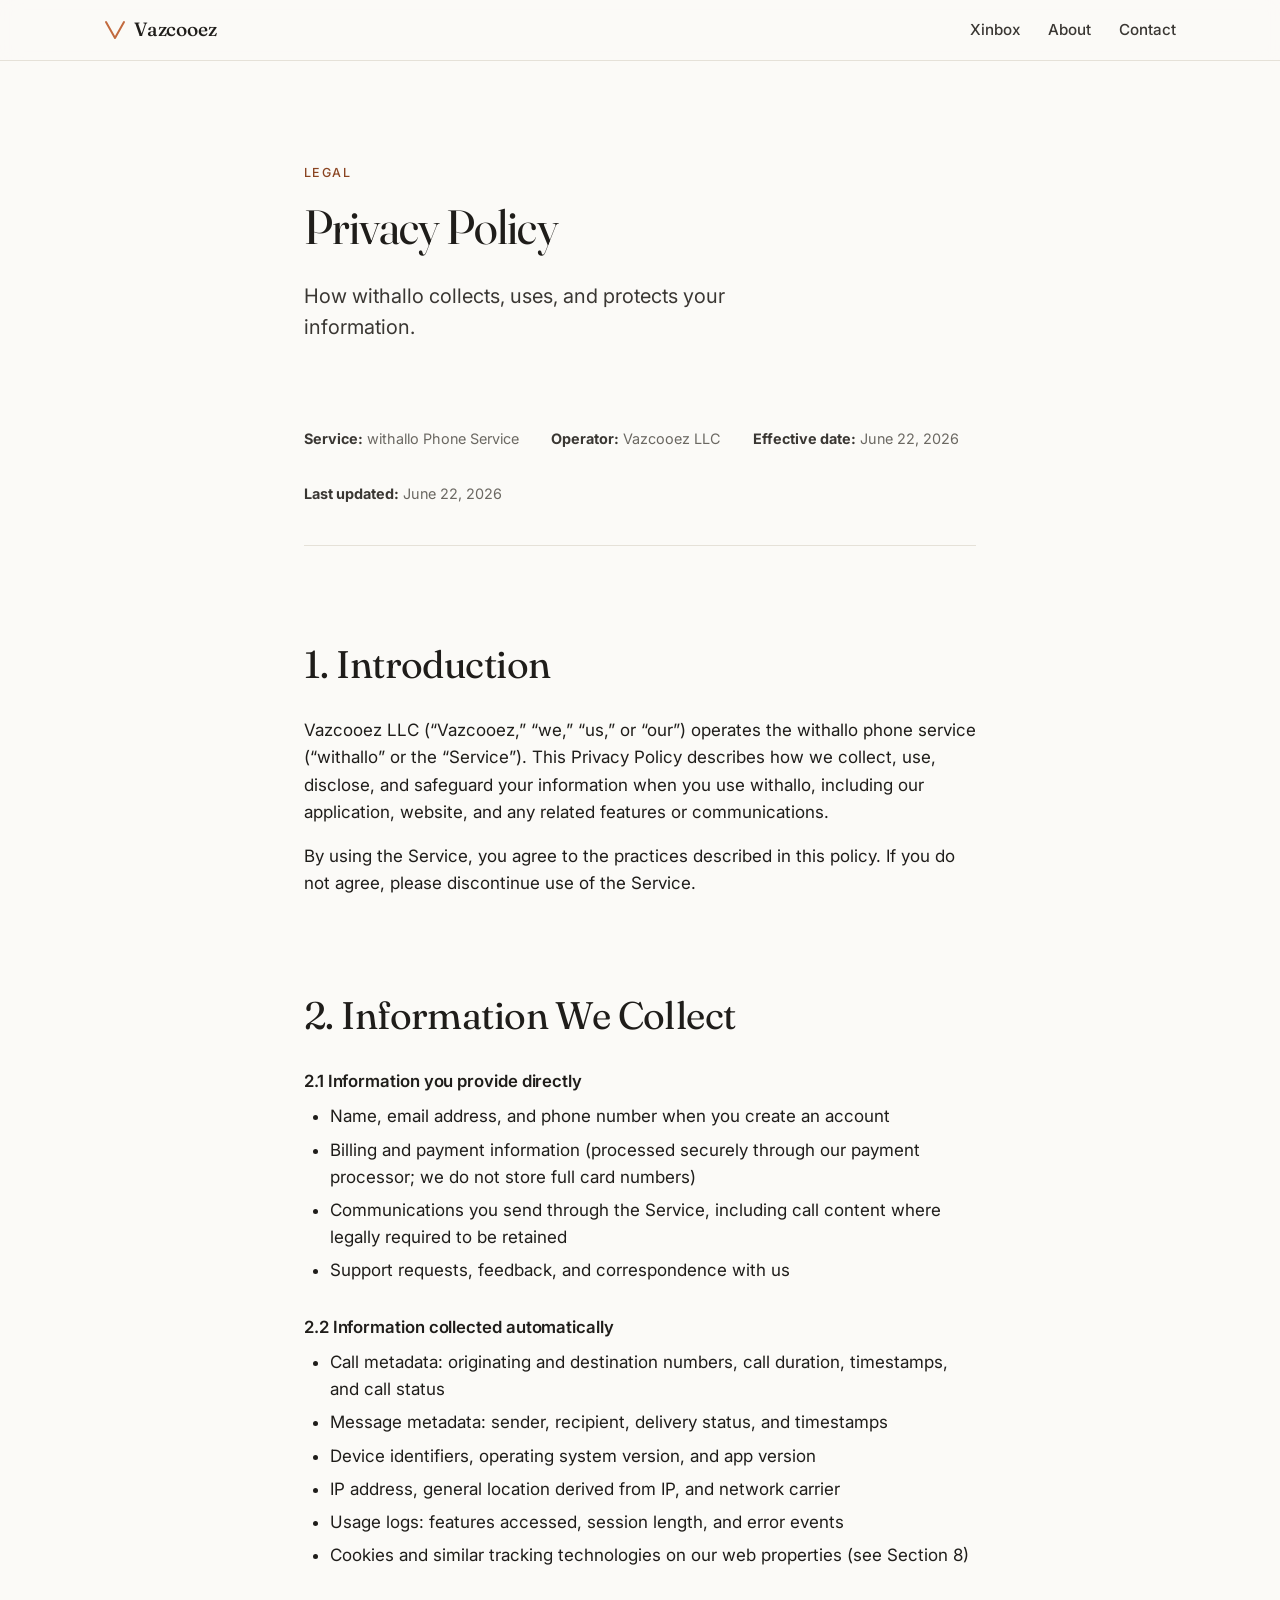
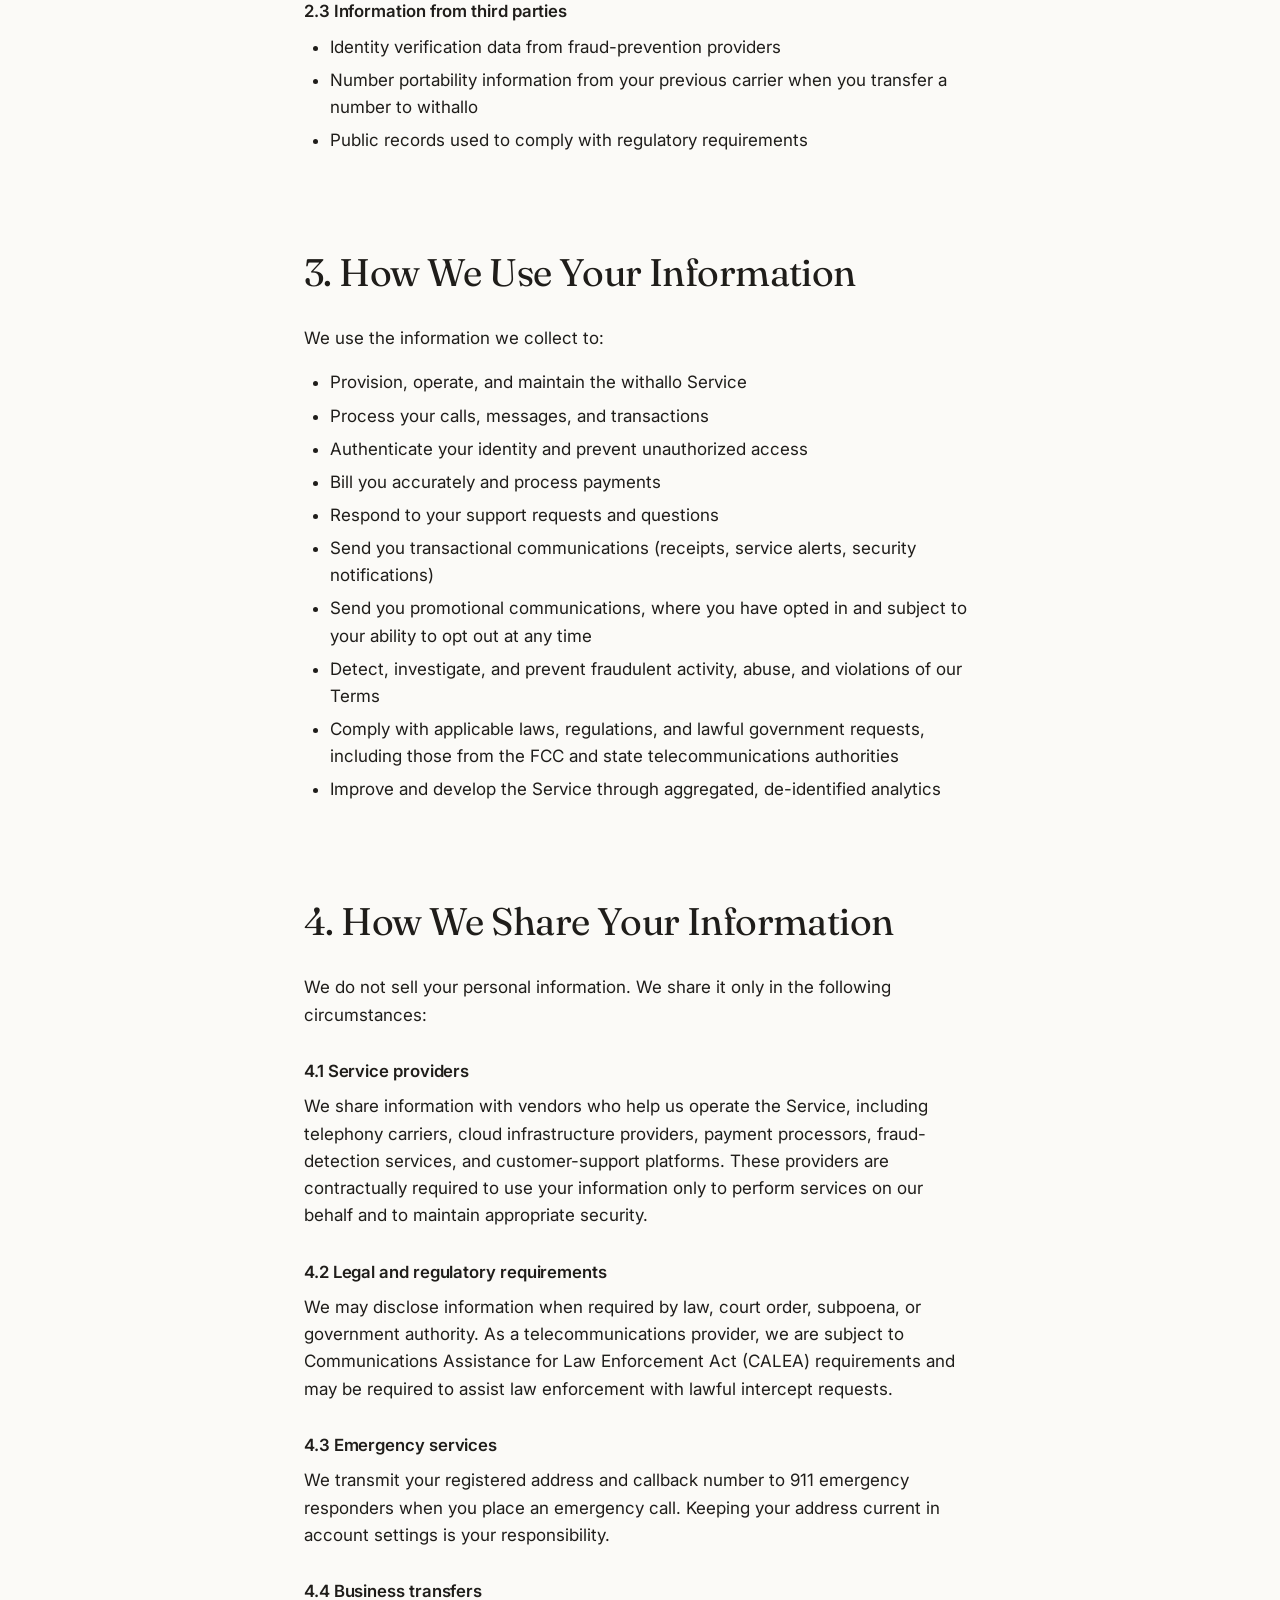
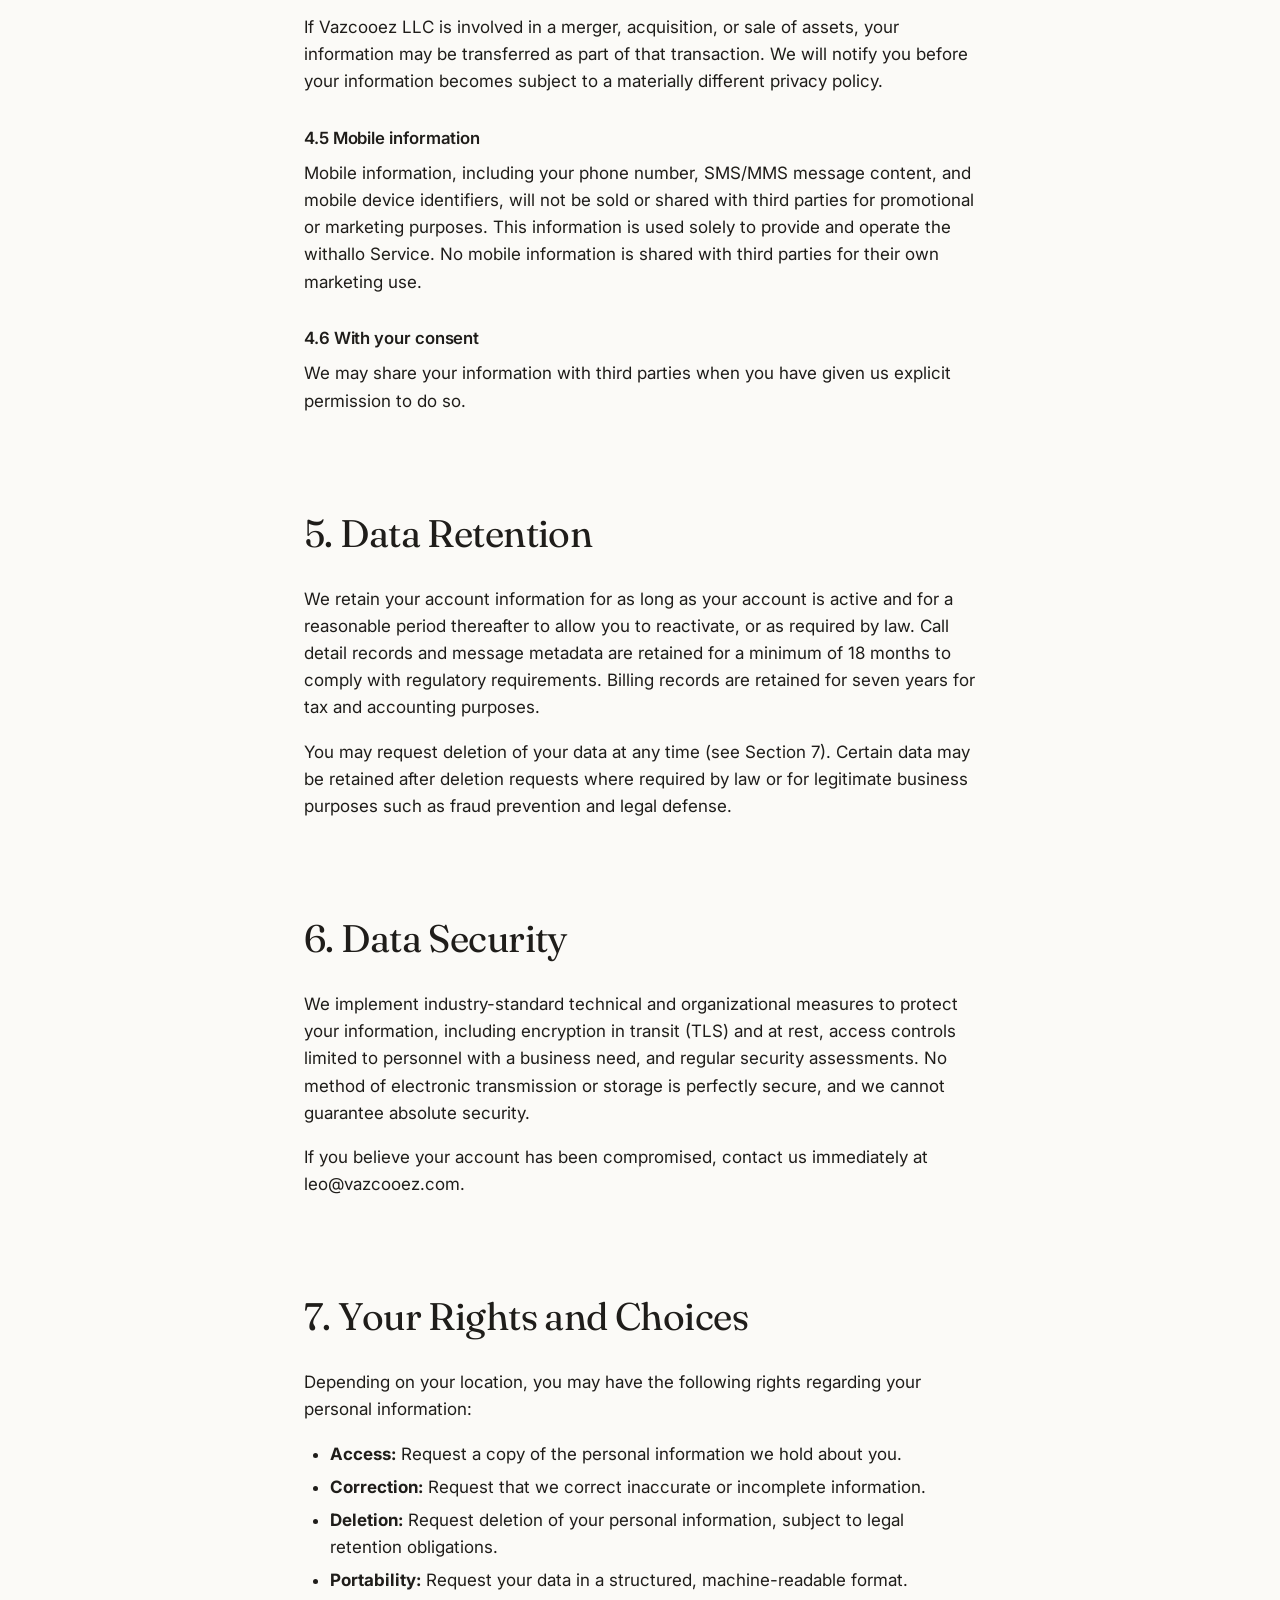
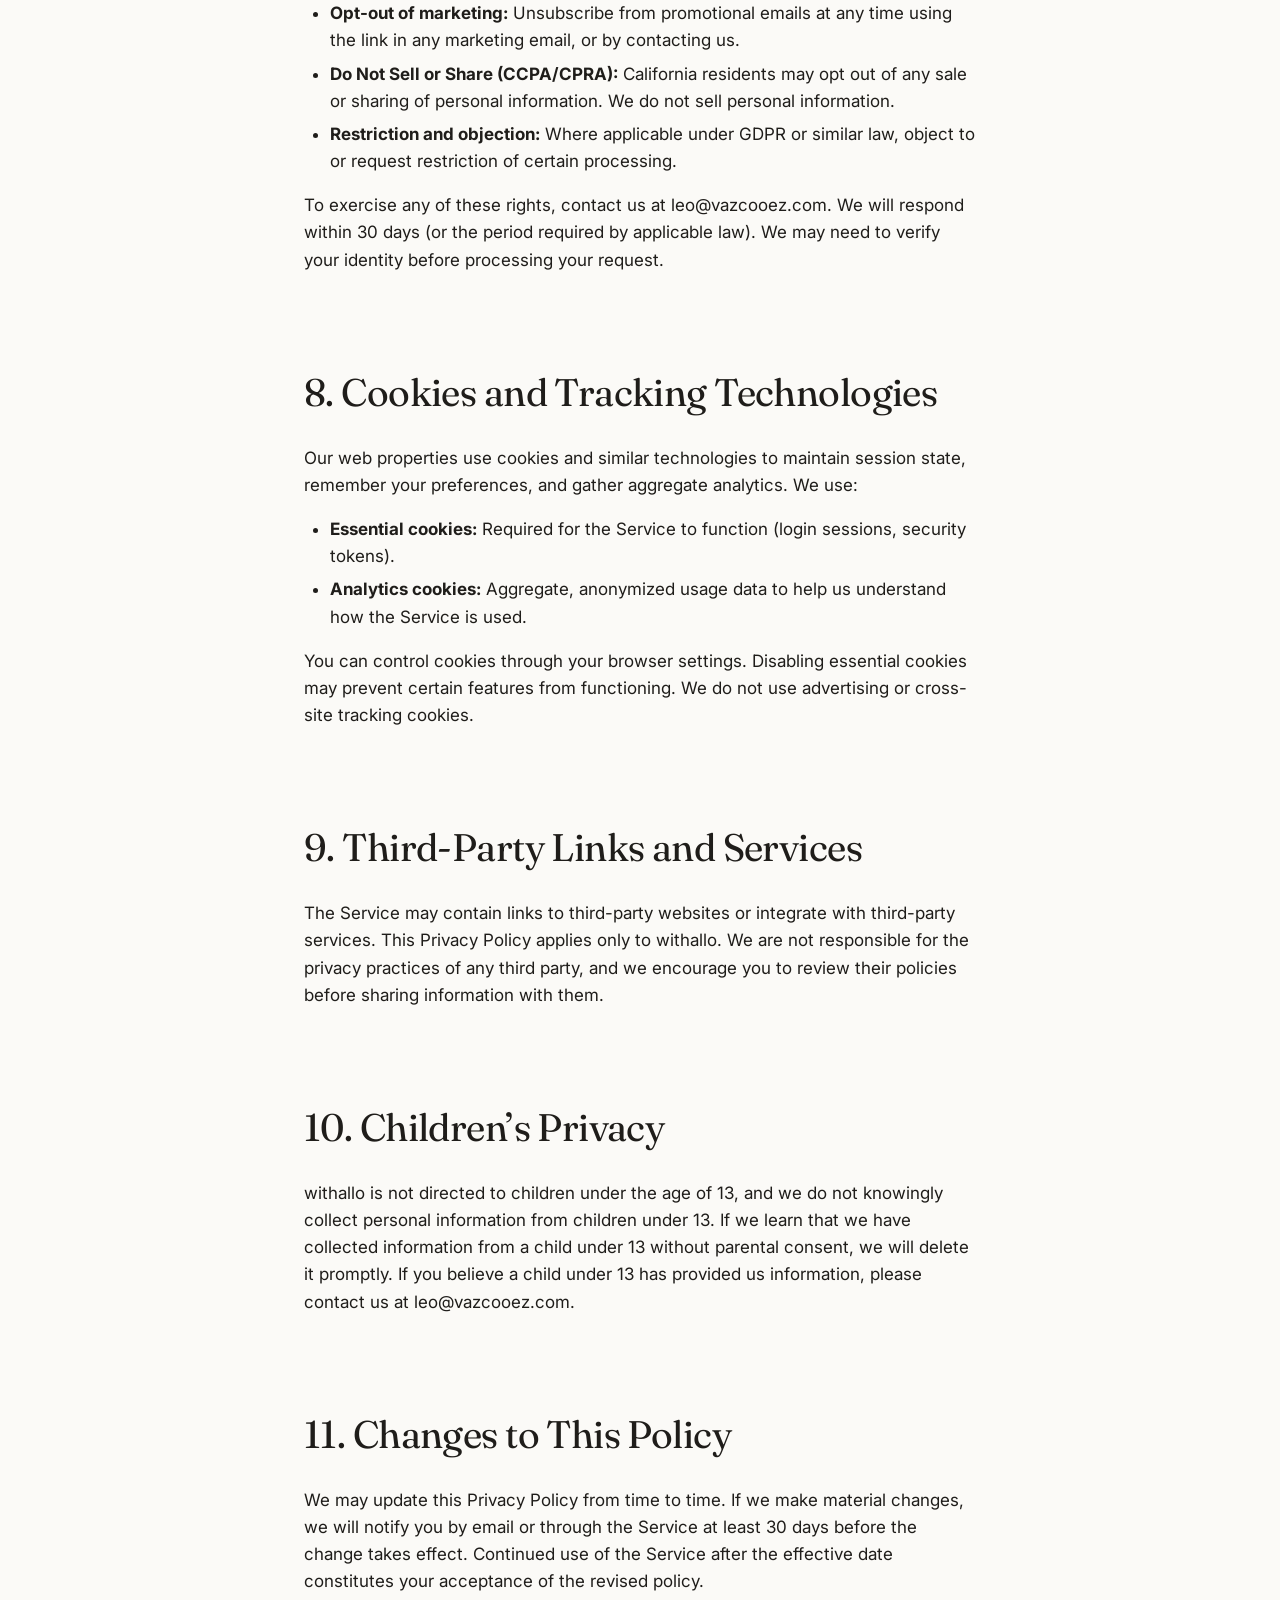
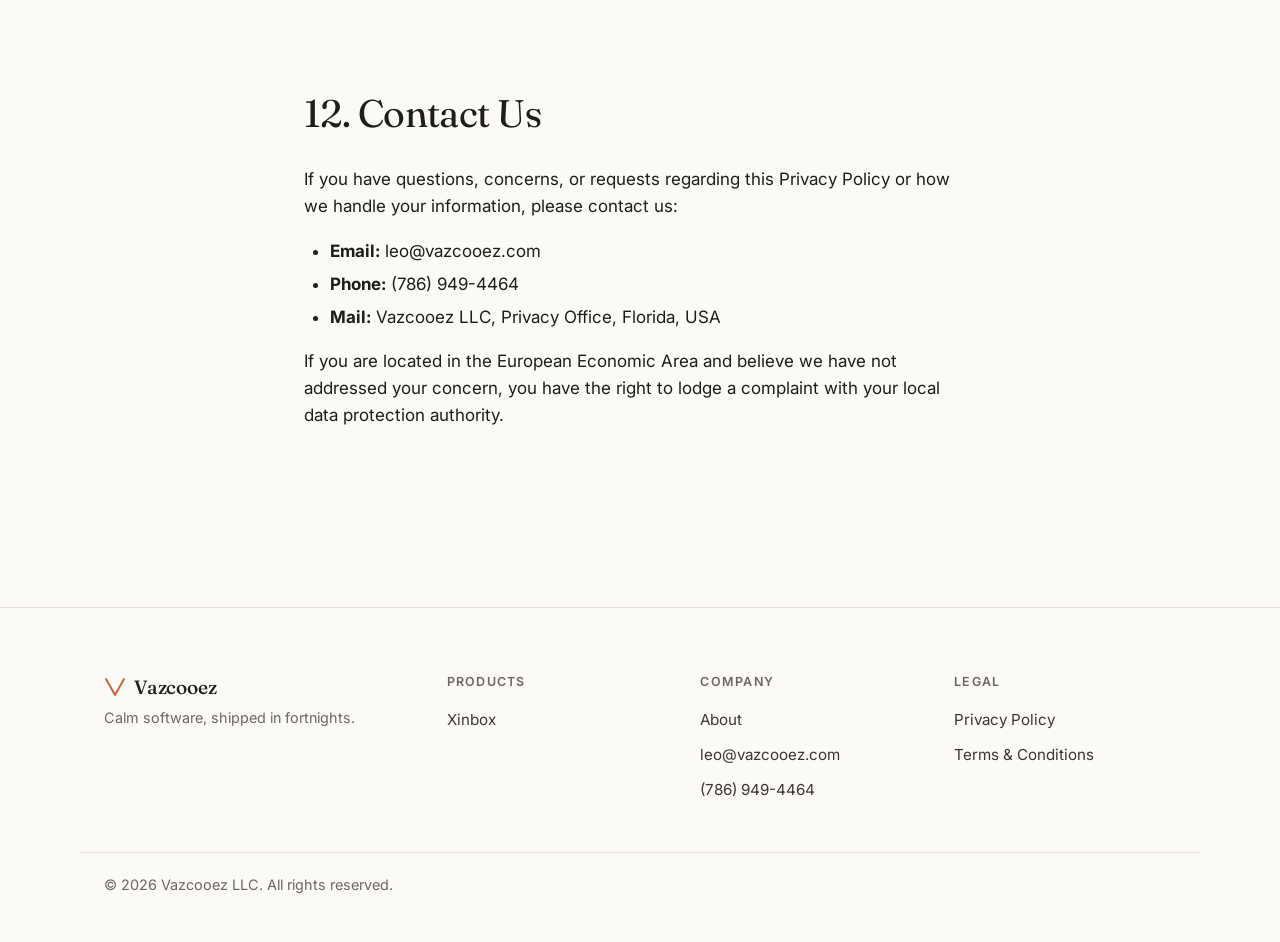
<file: privacy-policy.html>
<!doctype html>
<html lang="en">
<head>
  <meta charset="utf-8" />
  <meta name="viewport" content="width=device-width, initial-scale=1" />
  <title>Privacy Policy — withallo by Vazcooez</title>
  <meta name="description" content="Privacy Policy for withallo phone service, operated by Vazcooez LLC. Learn how we collect, use, and protect your information." />
  <link rel="canonical" href="https://vazcooez.com/privacy-policy.html" />
  <link rel="icon" type="image/svg+xml" href="assets/favicon.svg" />
  <link rel="preconnect" href="https://fonts.googleapis.com" />
  <link rel="preconnect" href="https://fonts.gstatic.com" crossorigin />
  <link href="https://fonts.googleapis.com/css2?family=Fraunces:opsz,wght@9..144,300;9..144,400;9..144,500;9..144,600&family=Inter:wght@400;500;600&display=swap" rel="stylesheet" />
  <link rel="stylesheet" href="css/style.css" />
  <style>
    .legal-body ul,
    .legal-body ol {
      padding-left: 1.6rem;
      margin: 0 0 1em;
    }
    .legal-body ul { list-style: disc; }
    .legal-body ol { list-style: decimal; }
    .legal-body li { margin-bottom: 0.35em; }
    .legal-body h3 {
      margin-top: 1.75em;
      font-size: 1.05rem;
      color: var(--ink);
    }
    .legal-body .h2 { margin-top: 2.5em; }
    .legal-body .h2:first-child { margin-top: 0; }
    .legal-meta {
      display: flex;
      gap: 2rem;
      flex-wrap: wrap;
      padding: var(--space-3) 0 var(--space-4);
      border-bottom: 1px solid var(--line);
      margin-bottom: var(--space-4);
    }
    .legal-meta p { margin: 0; font-size: 0.9rem; color: var(--muted); }
    .legal-meta strong { color: var(--ink-soft); }
  </style>
</head>
<body>
  <a class="skip-link" href="#main">Skip to content</a>

  <header class="site-header">
    <div class="container nav">
      <a class="brand" href="/" aria-label="Vazcooez home">
        <svg class="brand-mark" width="22" height="22" viewBox="0 0 22 22" aria-hidden="true">
          <path d="M2 3 L11 19 L20 3" fill="none" stroke="currentColor" stroke-width="2" stroke-linecap="round" stroke-linejoin="round"/>
        </svg>
        <span>Vazcooez</span>
      </a>
      <button class="nav-toggle" aria-expanded="false" aria-controls="nav-menu" aria-label="Menu">
        <span></span><span></span><span></span>
      </button>
      <nav id="nav-menu" class="nav-menu">
        <a href="xinbox.html">Xinbox</a>
        <a href="about.html">About</a>
        <a href="index.html#contact">Contact</a>
      </nav>
    </div>
  </header>

  <main id="main">
    <section class="hero" style="padding-bottom: 0;">
      <div class="container narrow">
        <p class="eyebrow">Legal</p>
        <h1 class="display" style="font-size: clamp(2rem, 4vw, 3rem);">Privacy Policy</h1>
        <p class="lede">How withallo collects, uses, and protects your information.</p>
      </div>
    </section>

    <section class="section" style="padding-top: var(--space-4);">
      <div class="container narrow legal-body">

        <div class="legal-meta">
          <p><strong>Service:</strong> withallo Phone Service</p>
          <p><strong>Operator:</strong> Vazcooez LLC</p>
          <p><strong>Effective date:</strong> June 22, 2026</p>
          <p><strong>Last updated:</strong> June 22, 2026</p>
        </div>

        <h2 class="h2">1. Introduction</h2>
        <p>
          Vazcooez LLC (&ldquo;Vazcooez,&rdquo; &ldquo;we,&rdquo; &ldquo;us,&rdquo; or &ldquo;our&rdquo;) operates the withallo phone service
          (&ldquo;withallo&rdquo; or the &ldquo;Service&rdquo;). This Privacy Policy describes how we collect, use, disclose, and safeguard
          your information when you use withallo, including our application, website, and any related features or
          communications.
        </p>
        <p>
          By using the Service, you agree to the practices described in this policy. If you do not agree, please
          discontinue use of the Service.
        </p>

        <h2 class="h2">2. Information We Collect</h2>

        <h3>2.1 Information you provide directly</h3>
        <ul>
          <li>Name, email address, and phone number when you create an account</li>
          <li>Billing and payment information (processed securely through our payment processor; we do not store full card numbers)</li>
          <li>Communications you send through the Service, including call content where legally required to be retained</li>
          <li>Support requests, feedback, and correspondence with us</li>
        </ul>

        <h3>2.2 Information collected automatically</h3>
        <ul>
          <li>Call metadata: originating and destination numbers, call duration, timestamps, and call status</li>
          <li>Message metadata: sender, recipient, delivery status, and timestamps</li>
          <li>Device identifiers, operating system version, and app version</li>
          <li>IP address, general location derived from IP, and network carrier</li>
          <li>Usage logs: features accessed, session length, and error events</li>
          <li>Cookies and similar tracking technologies on our web properties (see Section 8)</li>
        </ul>

        <h3>2.3 Information from third parties</h3>
        <ul>
          <li>Identity verification data from fraud-prevention providers</li>
          <li>Number portability information from your previous carrier when you transfer a number to withallo</li>
          <li>Public records used to comply with regulatory requirements</li>
        </ul>

        <h2 class="h2">3. How We Use Your Information</h2>
        <p>We use the information we collect to:</p>
        <ul>
          <li>Provision, operate, and maintain the withallo Service</li>
          <li>Process your calls, messages, and transactions</li>
          <li>Authenticate your identity and prevent unauthorized access</li>
          <li>Bill you accurately and process payments</li>
          <li>Respond to your support requests and questions</li>
          <li>Send you transactional communications (receipts, service alerts, security notifications)</li>
          <li>Send you promotional communications, where you have opted in and subject to your ability to opt out at any time</li>
          <li>Detect, investigate, and prevent fraudulent activity, abuse, and violations of our Terms</li>
          <li>Comply with applicable laws, regulations, and lawful government requests, including those from the FCC and state telecommunications authorities</li>
          <li>Improve and develop the Service through aggregated, de-identified analytics</li>
        </ul>

        <h2 class="h2">4. How We Share Your Information</h2>
        <p>We do not sell your personal information. We share it only in the following circumstances:</p>

        <h3>4.1 Service providers</h3>
        <p>
          We share information with vendors who help us operate the Service, including telephony carriers, cloud
          infrastructure providers, payment processors, fraud-detection services, and customer-support platforms.
          These providers are contractually required to use your information only to perform services on our behalf
          and to maintain appropriate security.
        </p>

        <h3>4.2 Legal and regulatory requirements</h3>
        <p>
          We may disclose information when required by law, court order, subpoena, or government authority. As a
          telecommunications provider, we are subject to Communications Assistance for Law Enforcement Act (CALEA)
          requirements and may be required to assist law enforcement with lawful intercept requests.
        </p>

        <h3>4.3 Emergency services</h3>
        <p>
          We transmit your registered address and callback number to 911 emergency responders when you place an
          emergency call. Keeping your address current in account settings is your responsibility.
        </p>

        <h3>4.4 Business transfers</h3>
        <p>
          If Vazcooez LLC is involved in a merger, acquisition, or sale of assets, your information may be
          transferred as part of that transaction. We will notify you before your information becomes subject to a
          materially different privacy policy.
        </p>

        <h3>4.5 Mobile information</h3>
        <p>
          Mobile information, including your phone number, SMS/MMS message content, and mobile device identifiers,
          will not be sold or shared with third parties for promotional or marketing purposes. This information is
          used solely to provide and operate the withallo Service. No mobile information is shared with third parties
          for their own marketing use.
        </p>

        <h3>4.6 With your consent</h3>
        <p>We may share your information with third parties when you have given us explicit permission to do so.</p>

        <h2 class="h2">5. Data Retention</h2>
        <p>
          We retain your account information for as long as your account is active and for a reasonable period
          thereafter to allow you to reactivate, or as required by law. Call detail records and message metadata
          are retained for a minimum of 18 months to comply with regulatory requirements. Billing records are
          retained for seven years for tax and accounting purposes.
        </p>
        <p>
          You may request deletion of your data at any time (see Section 7). Certain data may be retained after
          deletion requests where required by law or for legitimate business purposes such as fraud prevention
          and legal defense.
        </p>

        <h2 class="h2">6. Data Security</h2>
        <p>
          We implement industry-standard technical and organizational measures to protect your information,
          including encryption in transit (TLS) and at rest, access controls limited to personnel with a
          business need, and regular security assessments. No method of electronic transmission or storage is
          perfectly secure, and we cannot guarantee absolute security.
        </p>
        <p>
          If you believe your account has been compromised, contact us immediately at
          <a href="mailto:leo@vazcooez.com">leo@vazcooez.com</a>.
        </p>

        <h2 class="h2">7. Your Rights and Choices</h2>
        <p>
          Depending on your location, you may have the following rights regarding your personal information:
        </p>
        <ul>
          <li><strong>Access:</strong> Request a copy of the personal information we hold about you.</li>
          <li><strong>Correction:</strong> Request that we correct inaccurate or incomplete information.</li>
          <li><strong>Deletion:</strong> Request deletion of your personal information, subject to legal retention obligations.</li>
          <li><strong>Portability:</strong> Request your data in a structured, machine-readable format.</li>
          <li><strong>Opt-out of marketing:</strong> Unsubscribe from promotional emails at any time using the link in any marketing email, or by contacting us.</li>
          <li><strong>Do Not Sell or Share (CCPA/CPRA):</strong> California residents may opt out of any sale or sharing of personal information. We do not sell personal information.</li>
          <li><strong>Restriction and objection:</strong> Where applicable under GDPR or similar law, object to or request restriction of certain processing.</li>
        </ul>
        <p>
          To exercise any of these rights, contact us at <a href="mailto:leo@vazcooez.com">leo@vazcooez.com</a>.
          We will respond within 30 days (or the period required by applicable law). We may need to verify your
          identity before processing your request.
        </p>

        <h2 class="h2">8. Cookies and Tracking Technologies</h2>
        <p>
          Our web properties use cookies and similar technologies to maintain session state, remember your
          preferences, and gather aggregate analytics. We use:
        </p>
        <ul>
          <li><strong>Essential cookies:</strong> Required for the Service to function (login sessions, security tokens).</li>
          <li><strong>Analytics cookies:</strong> Aggregate, anonymized usage data to help us understand how the Service is used.</li>
        </ul>
        <p>
          You can control cookies through your browser settings. Disabling essential cookies may prevent certain
          features from functioning. We do not use advertising or cross-site tracking cookies.
        </p>

        <h2 class="h2">9. Third-Party Links and Services</h2>
        <p>
          The Service may contain links to third-party websites or integrate with third-party services. This
          Privacy Policy applies only to withallo. We are not responsible for the privacy practices of any
          third party, and we encourage you to review their policies before sharing information with them.
        </p>

        <h2 class="h2">10. Children&rsquo;s Privacy</h2>
        <p>
          withallo is not directed to children under the age of 13, and we do not knowingly collect personal
          information from children under 13. If we learn that we have collected information from a child under
          13 without parental consent, we will delete it promptly. If you believe a child under 13 has provided
          us information, please contact us at <a href="mailto:leo@vazcooez.com">leo@vazcooez.com</a>.
        </p>

        <h2 class="h2">11. Changes to This Policy</h2>
        <p>
          We may update this Privacy Policy from time to time. If we make material changes, we will notify you
          by email or through the Service at least 30 days before the change takes effect. Continued use of the
          Service after the effective date constitutes your acceptance of the revised policy.
        </p>

        <h2 class="h2">12. Contact Us</h2>
        <p>
          If you have questions, concerns, or requests regarding this Privacy Policy or how we handle your
          information, please contact us:
        </p>
        <ul>
          <li><strong>Email:</strong> <a href="mailto:leo@vazcooez.com">leo@vazcooez.com</a></li>
          <li><strong>Phone:</strong> <a href="tel:+17869494464">(786) 949-4464</a></li>
          <li><strong>Mail:</strong> Vazcooez LLC, Privacy Office, Florida, USA</li>
        </ul>
        <p>
          If you are located in the European Economic Area and believe we have not addressed your concern,
          you have the right to lodge a complaint with your local data protection authority.
        </p>

      </div>
    </section>
  </main>

  <footer class="site-footer">
    <div class="container footer-grid">
      <div>
        <a class="brand" href="/" aria-label="Vazcooez home">
          <svg class="brand-mark" width="22" height="22" viewBox="0 0 22 22" aria-hidden="true">
            <path d="M2 3 L11 19 L20 3" fill="none" stroke="currentColor" stroke-width="2" stroke-linecap="round" stroke-linejoin="round"/>
          </svg>
          <span>Vazcooez</span>
        </a>
        <p class="muted small">Calm software, shipped in fortnights.</p>
      </div>
      <div>
        <h4>Products</h4>
        <ul class="footer-list">
          <li><a href="xinbox.html">Xinbox</a></li>
        </ul>
      </div>
      <div>
        <h4>Company</h4>
        <ul class="footer-list">
          <li><a href="about.html">About</a></li>
          <li><a href="mailto:leo@vazcooez.com">leo@vazcooez.com</a></li>
          <li><a href="tel:+17869494464">(786) 949-4464</a></li>
        </ul>
      </div>
      <div>
        <h4>Legal</h4>
        <ul class="footer-list">
          <li><a href="privacy-policy.html" aria-current="page">Privacy Policy</a></li>
          <li><a href="terms.html">Terms &amp; Conditions</a></li>
        </ul>
      </div>
    </div>
    <div class="container footer-base">
      <p class="muted small">&copy; <span id="year">2026</span> Vazcooez LLC. All rights reserved.</p>
    </div>
  </footer>

  <script src="js/main.js" defer></script>
</body>
</html>
</file>
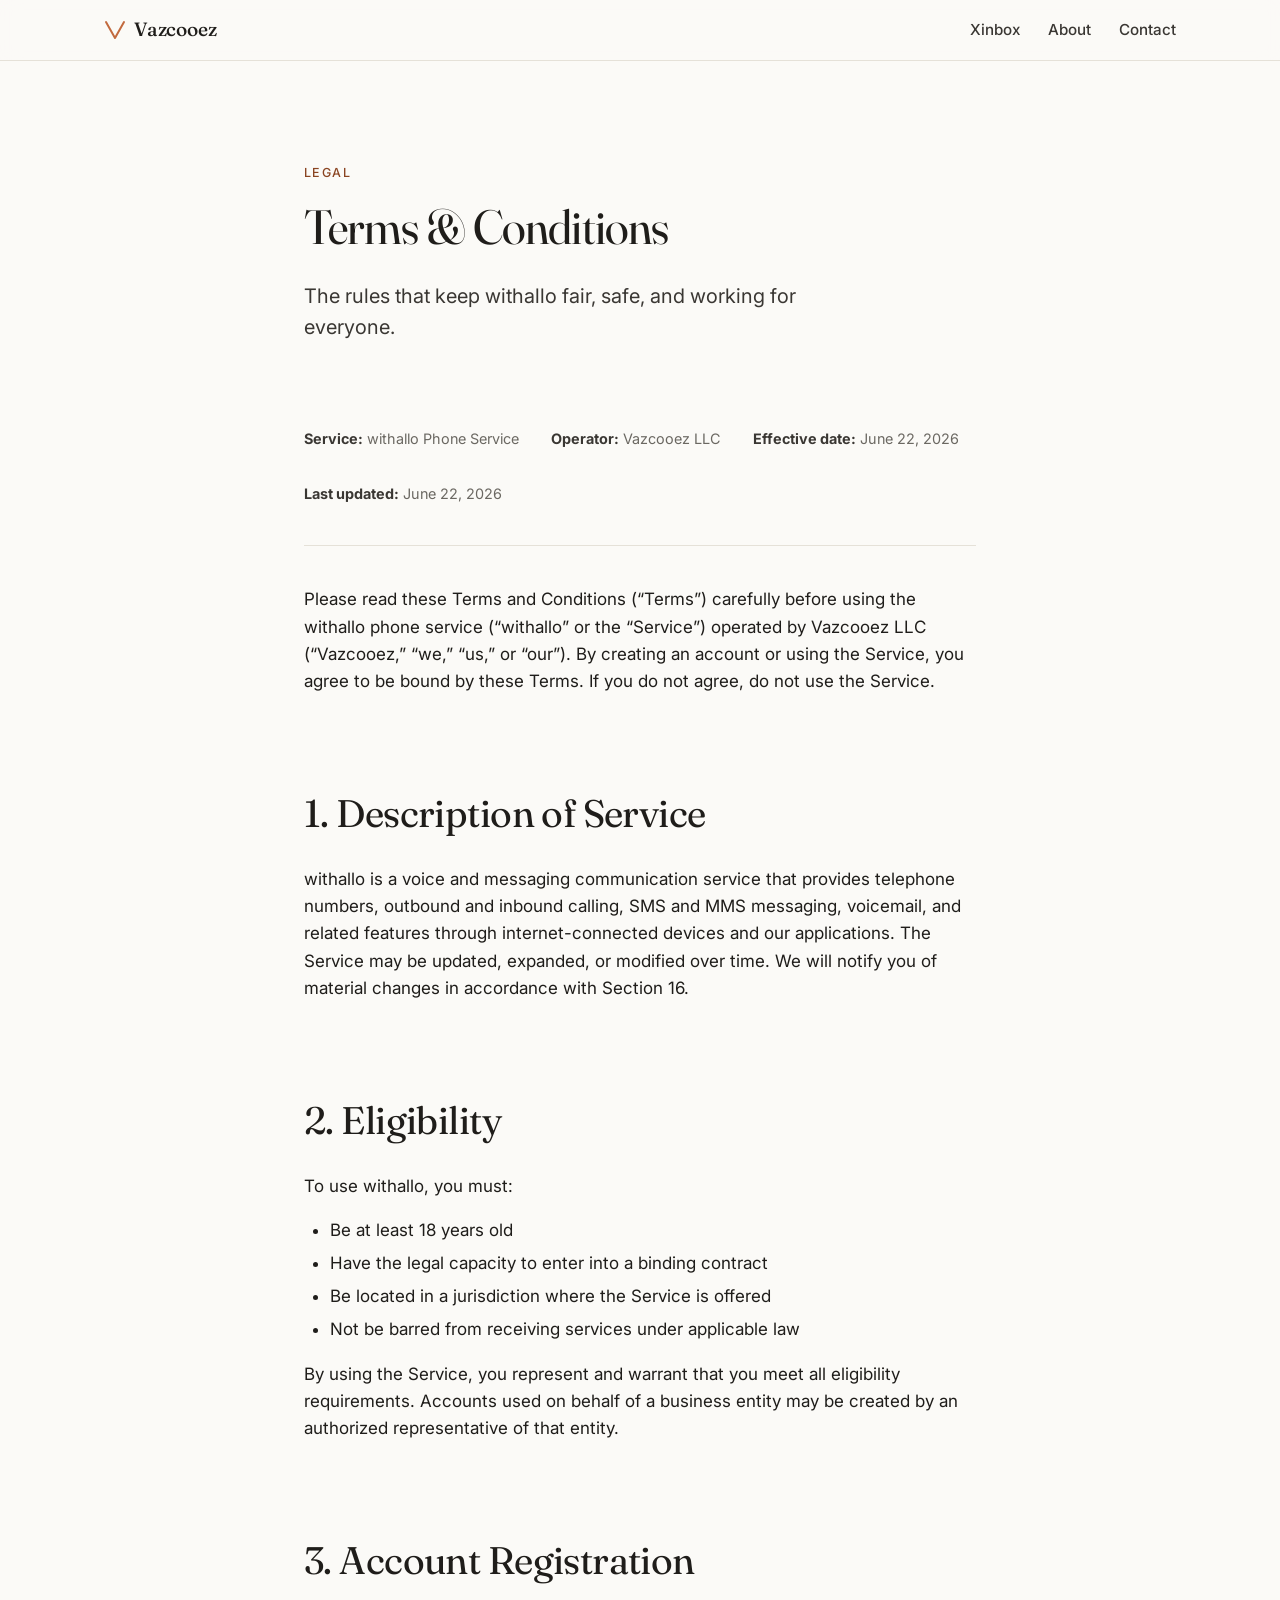
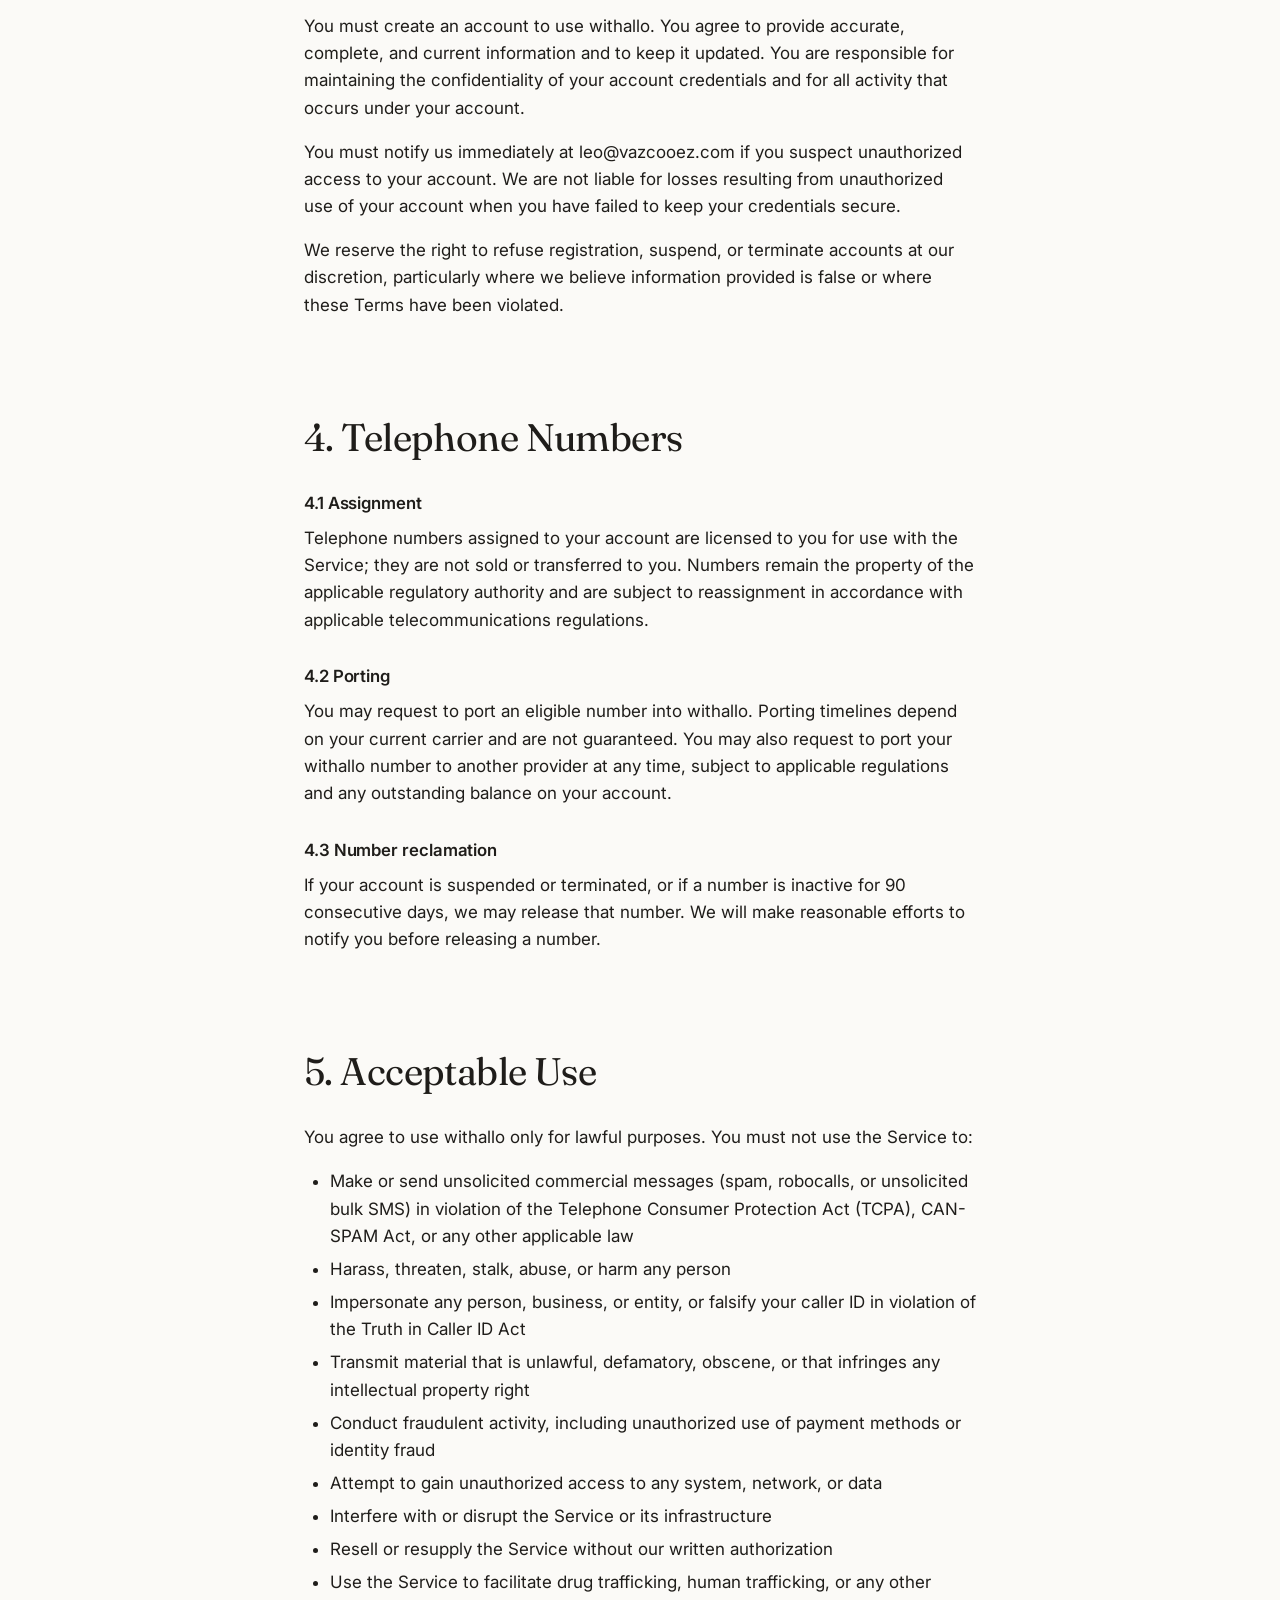
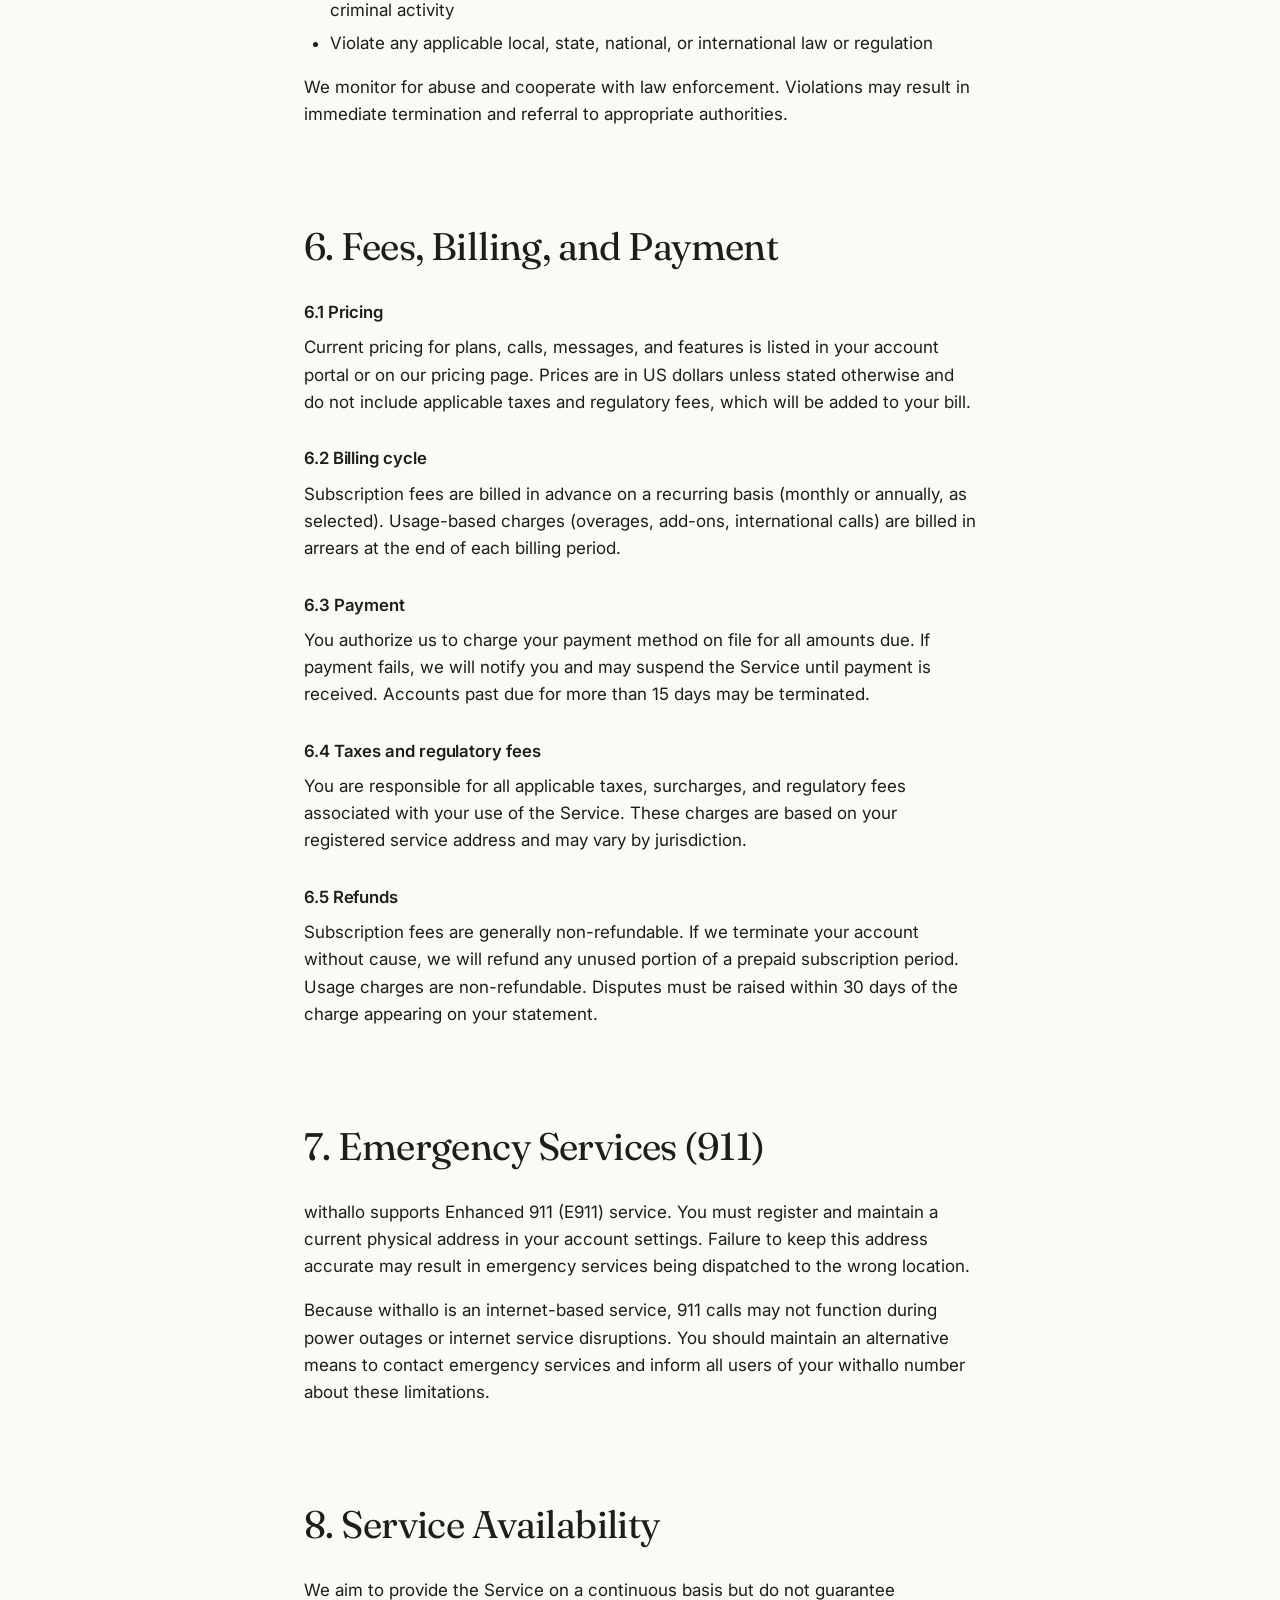
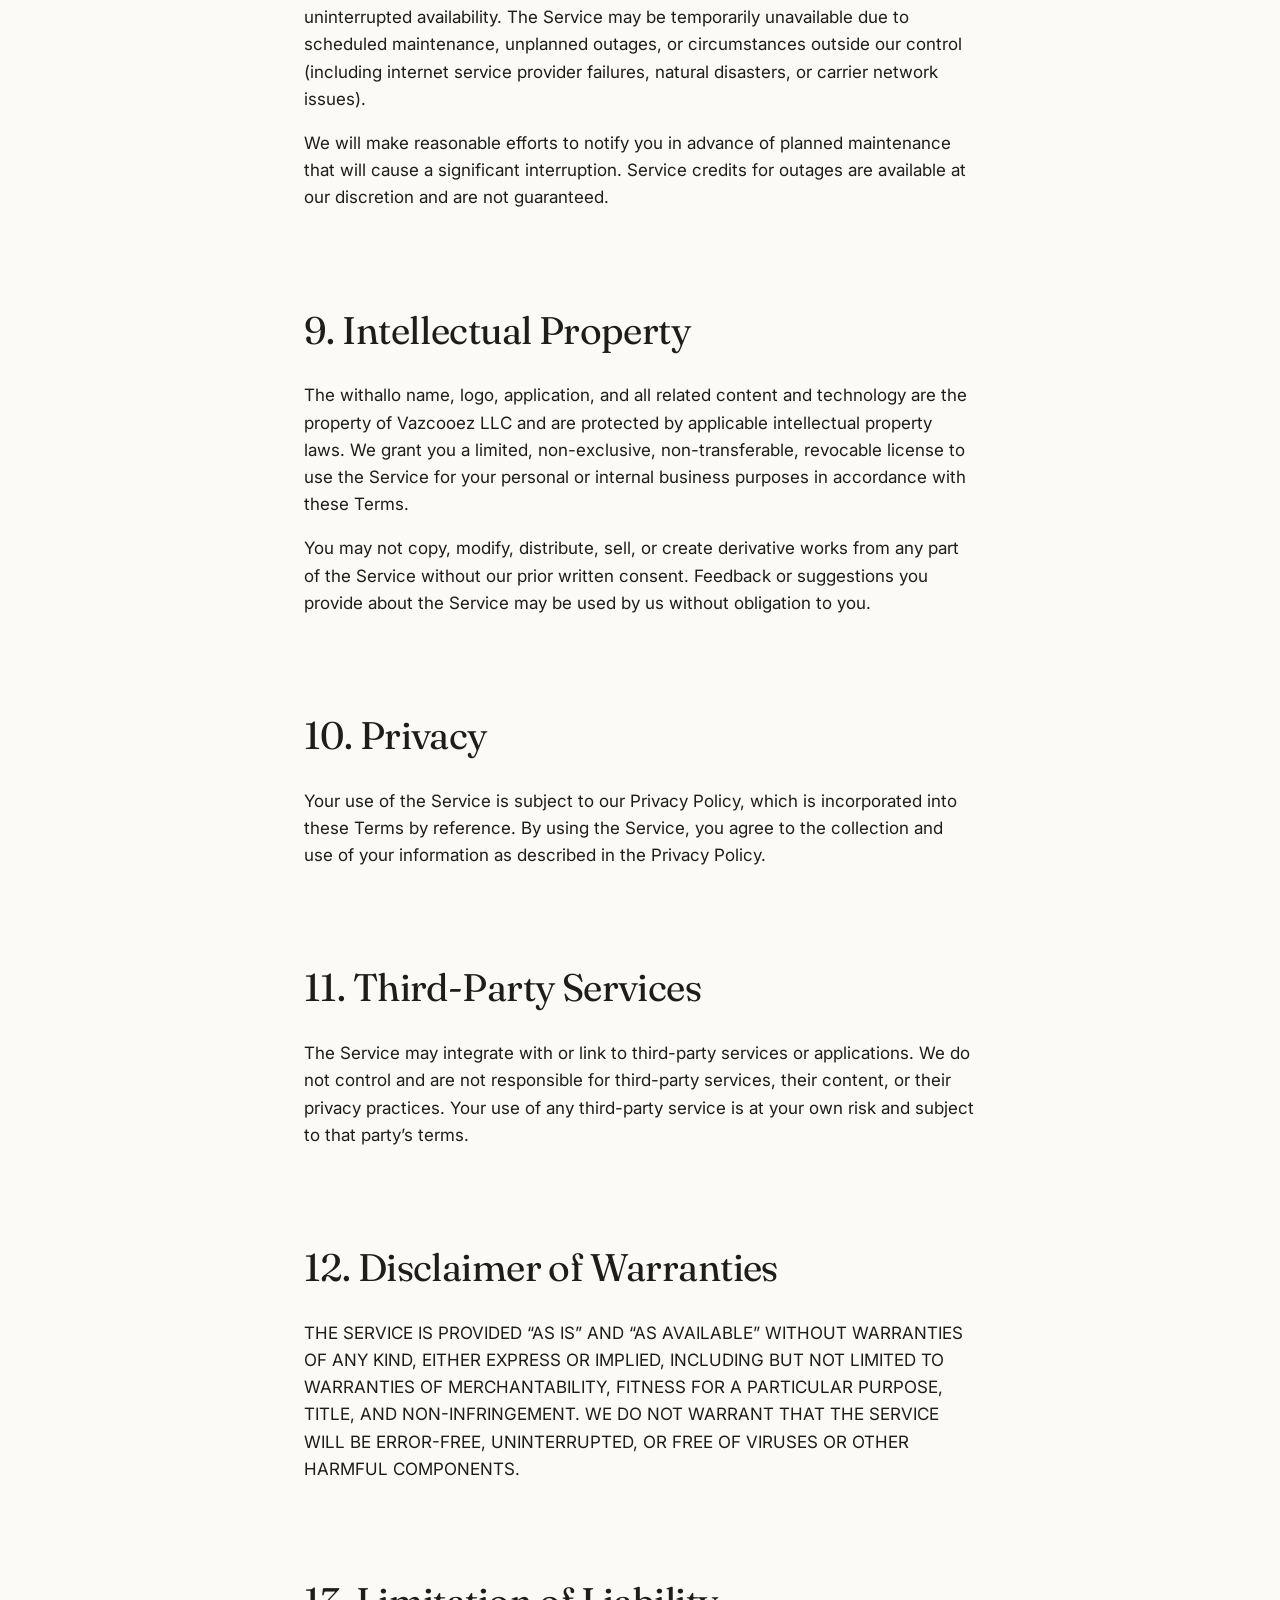
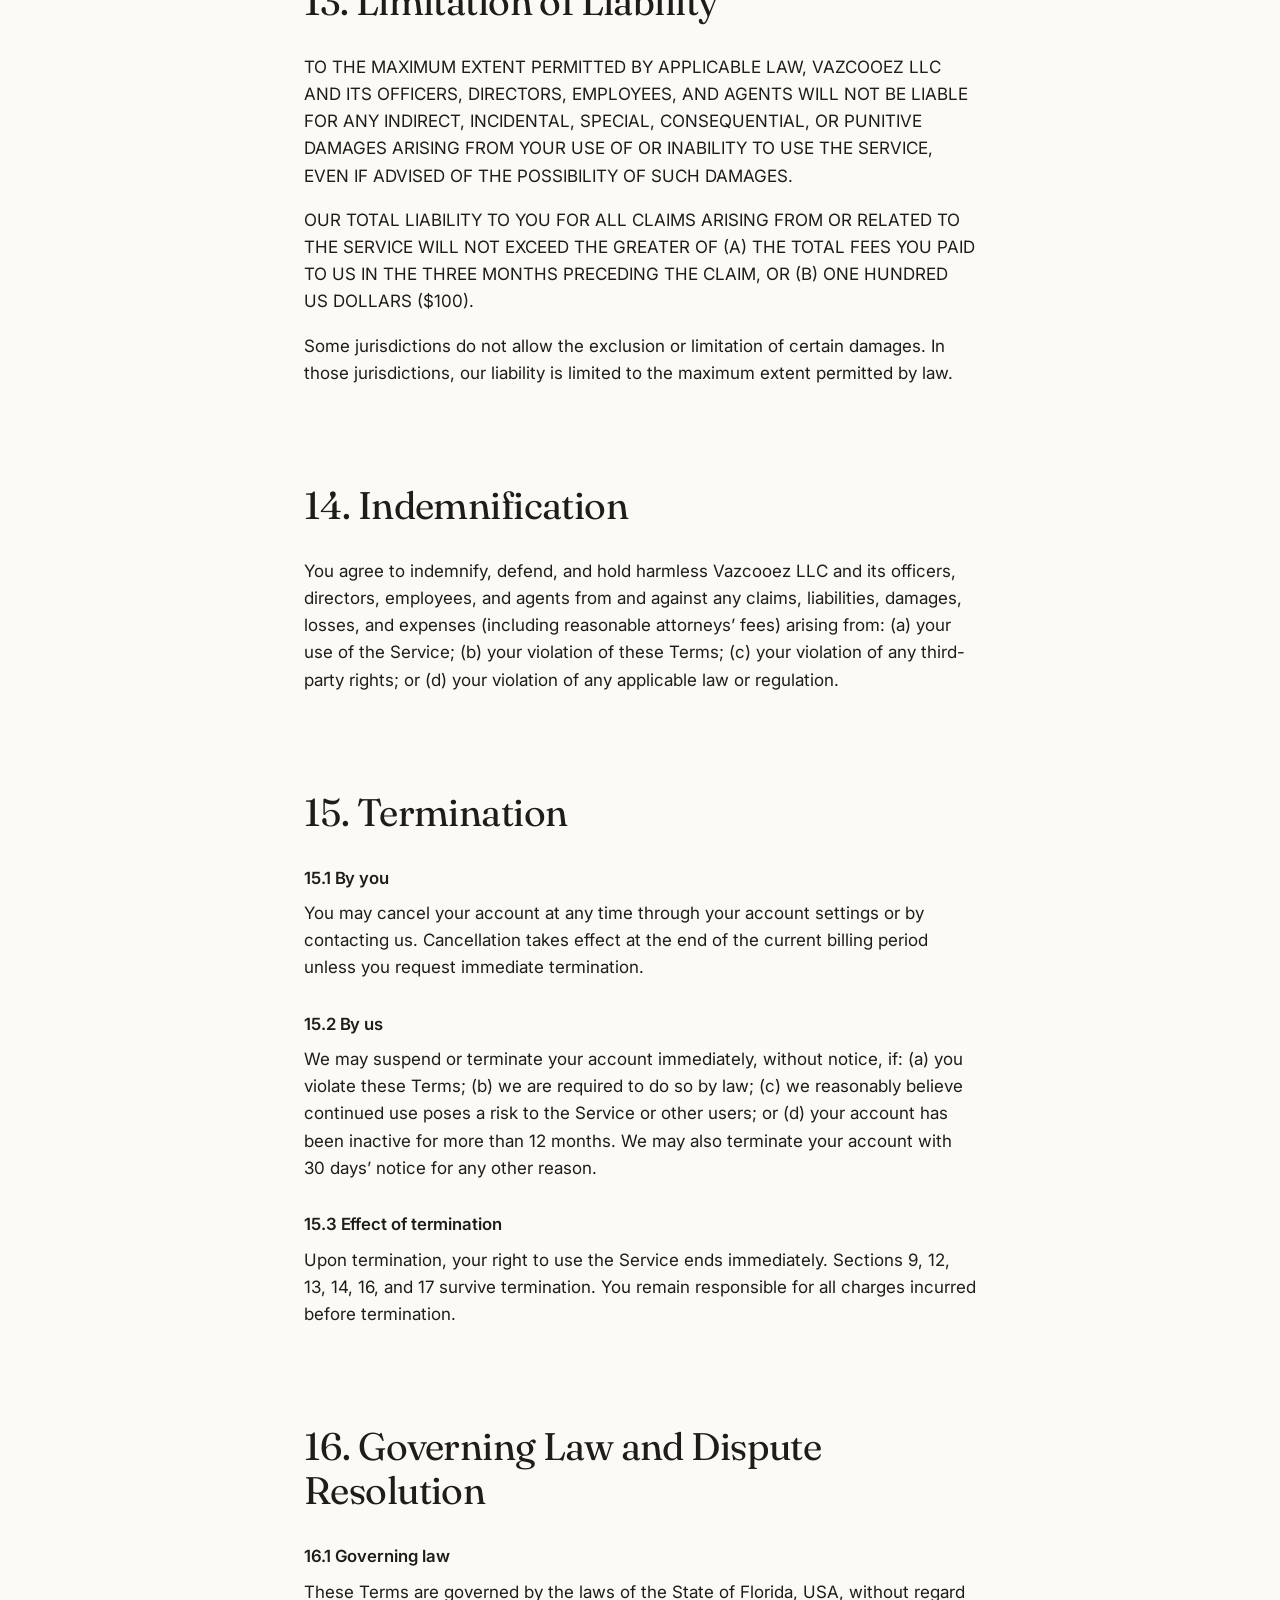
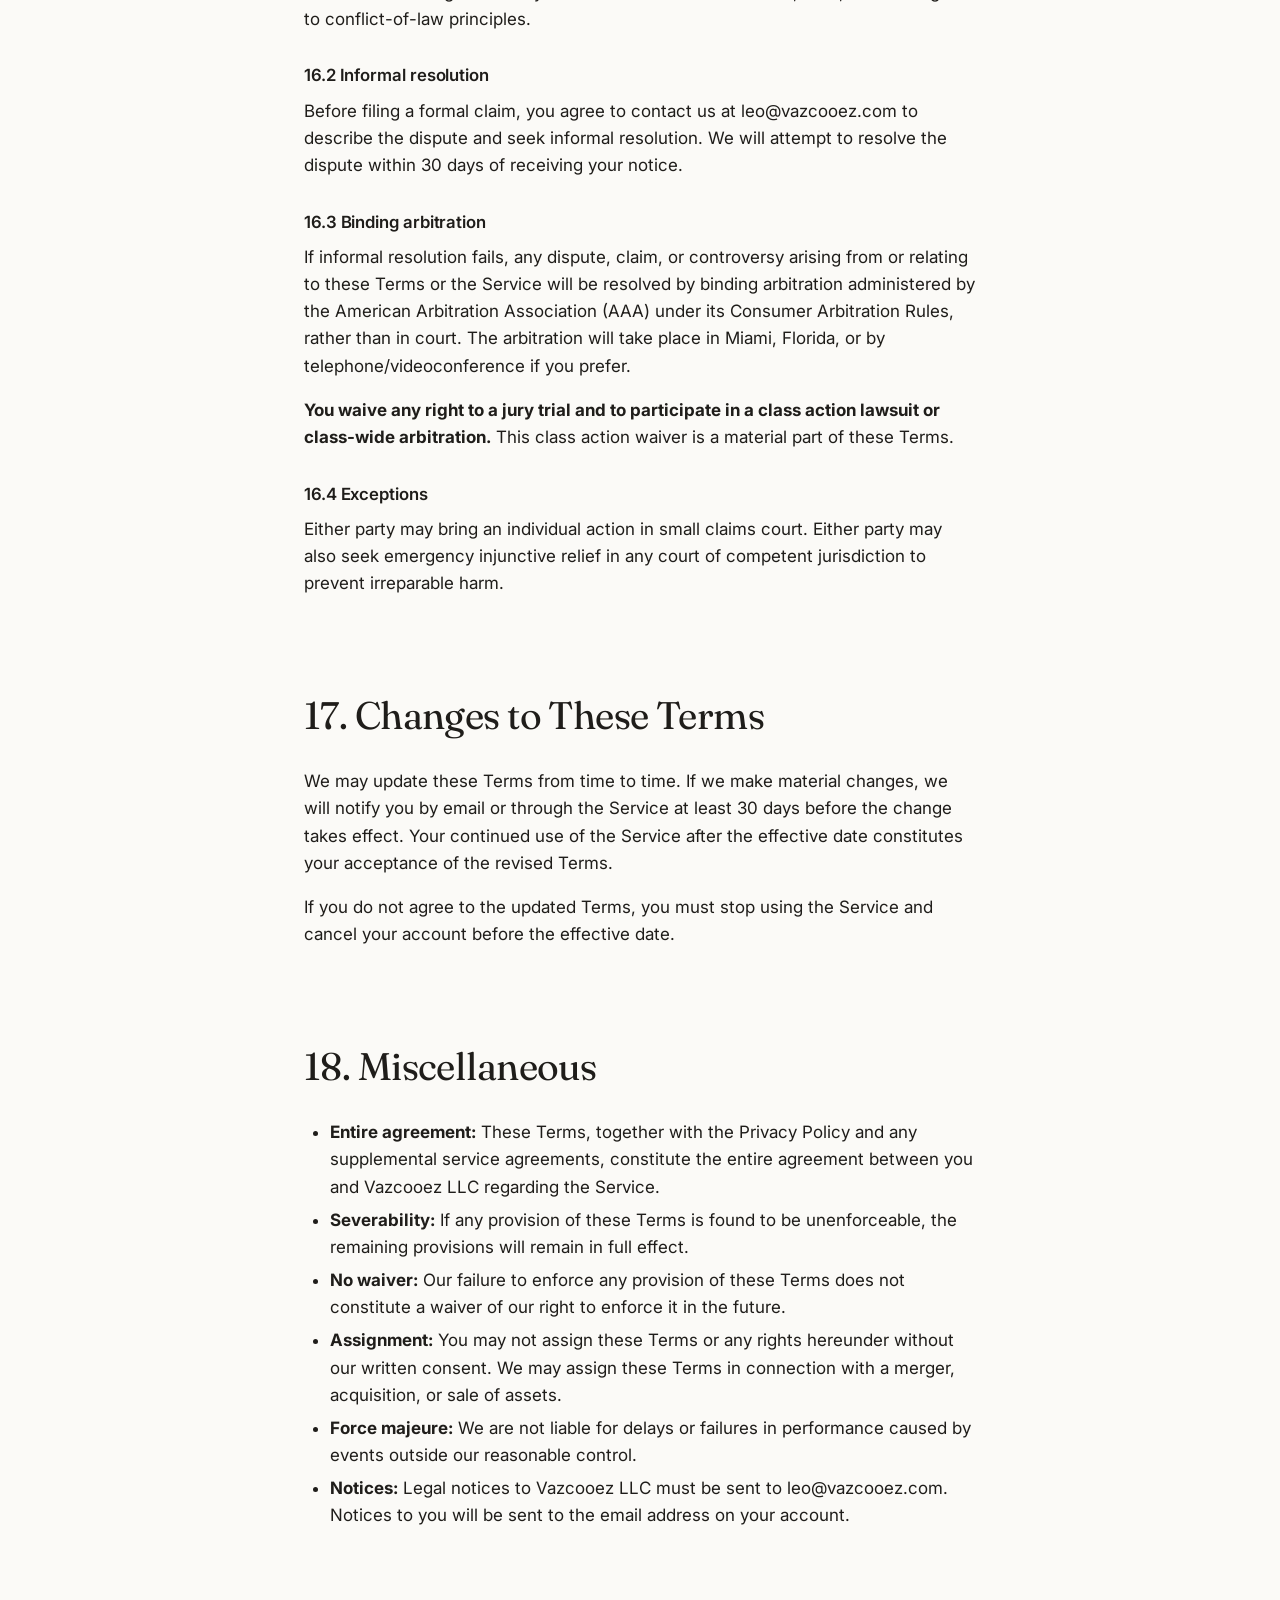
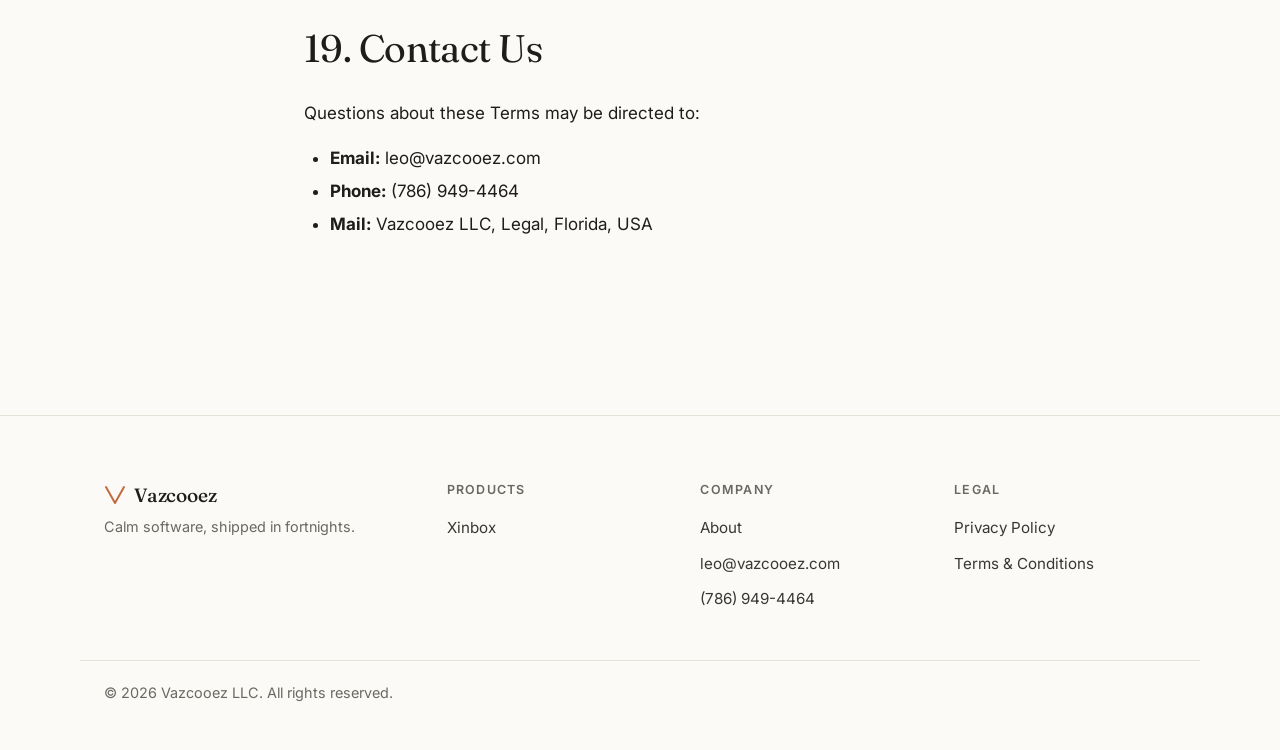
<file: terms.html>
<!doctype html>
<html lang="en">
<head>
  <meta charset="utf-8" />
  <meta name="viewport" content="width=device-width, initial-scale=1" />
  <title>Terms &amp; Conditions — withallo by Vazcooez</title>
  <meta name="description" content="Terms and Conditions for using the withallo phone service, operated by Vazcooez LLC." />
  <link rel="canonical" href="https://vazcooez.com/terms.html" />
  <link rel="icon" type="image/svg+xml" href="assets/favicon.svg" />
  <link rel="preconnect" href="https://fonts.googleapis.com" />
  <link rel="preconnect" href="https://fonts.gstatic.com" crossorigin />
  <link href="https://fonts.googleapis.com/css2?family=Fraunces:opsz,wght@9..144,300;9..144,400;9..144,500;9..144,600&family=Inter:wght@400;500;600&display=swap" rel="stylesheet" />
  <link rel="stylesheet" href="css/style.css" />
  <style>
    .legal-body ul,
    .legal-body ol {
      padding-left: 1.6rem;
      margin: 0 0 1em;
    }
    .legal-body ul { list-style: disc; }
    .legal-body ol { list-style: decimal; }
    .legal-body li { margin-bottom: 0.35em; }
    .legal-body h3 {
      margin-top: 1.75em;
      font-size: 1.05rem;
      color: var(--ink);
    }
    .legal-body .h2 { margin-top: 2.5em; }
    .legal-body .h2:first-child { margin-top: 0; }
    .legal-meta {
      display: flex;
      gap: 2rem;
      flex-wrap: wrap;
      padding: var(--space-3) 0 var(--space-4);
      border-bottom: 1px solid var(--line);
      margin-bottom: var(--space-4);
    }
    .legal-meta p { margin: 0; font-size: 0.9rem; color: var(--muted); }
    .legal-meta strong { color: var(--ink-soft); }
  </style>
</head>
<body>
  <a class="skip-link" href="#main">Skip to content</a>

  <header class="site-header">
    <div class="container nav">
      <a class="brand" href="/" aria-label="Vazcooez home">
        <svg class="brand-mark" width="22" height="22" viewBox="0 0 22 22" aria-hidden="true">
          <path d="M2 3 L11 19 L20 3" fill="none" stroke="currentColor" stroke-width="2" stroke-linecap="round" stroke-linejoin="round"/>
        </svg>
        <span>Vazcooez</span>
      </a>
      <button class="nav-toggle" aria-expanded="false" aria-controls="nav-menu" aria-label="Menu">
        <span></span><span></span><span></span>
      </button>
      <nav id="nav-menu" class="nav-menu">
        <a href="xinbox.html">Xinbox</a>
        <a href="about.html">About</a>
        <a href="index.html#contact">Contact</a>
      </nav>
    </div>
  </header>

  <main id="main">
    <section class="hero" style="padding-bottom: 0;">
      <div class="container narrow">
        <p class="eyebrow">Legal</p>
        <h1 class="display" style="font-size: clamp(2rem, 4vw, 3rem);">Terms &amp; Conditions</h1>
        <p class="lede">The rules that keep withallo fair, safe, and working for everyone.</p>
      </div>
    </section>

    <section class="section" style="padding-top: var(--space-4);">
      <div class="container narrow legal-body">

        <div class="legal-meta">
          <p><strong>Service:</strong> withallo Phone Service</p>
          <p><strong>Operator:</strong> Vazcooez LLC</p>
          <p><strong>Effective date:</strong> June 22, 2026</p>
          <p><strong>Last updated:</strong> June 22, 2026</p>
        </div>

        <p>
          Please read these Terms and Conditions (&ldquo;Terms&rdquo;) carefully before using the withallo phone
          service (&ldquo;withallo&rdquo; or the &ldquo;Service&rdquo;) operated by Vazcooez LLC (&ldquo;Vazcooez,&rdquo;
          &ldquo;we,&rdquo; &ldquo;us,&rdquo; or &ldquo;our&rdquo;). By creating an account or using the Service, you
          agree to be bound by these Terms. If you do not agree, do not use the Service.
        </p>

        <h2 class="h2">1. Description of Service</h2>
        <p>
          withallo is a voice and messaging communication service that provides telephone numbers, outbound
          and inbound calling, SMS and MMS messaging, voicemail, and related features through internet-connected
          devices and our applications. The Service may be updated, expanded, or modified over time. We will
          notify you of material changes in accordance with Section 16.
        </p>

        <h2 class="h2">2. Eligibility</h2>
        <p>To use withallo, you must:</p>
        <ul>
          <li>Be at least 18 years old</li>
          <li>Have the legal capacity to enter into a binding contract</li>
          <li>Be located in a jurisdiction where the Service is offered</li>
          <li>Not be barred from receiving services under applicable law</li>
        </ul>
        <p>
          By using the Service, you represent and warrant that you meet all eligibility requirements.
          Accounts used on behalf of a business entity may be created by an authorized representative of that entity.
        </p>

        <h2 class="h2">3. Account Registration</h2>
        <p>
          You must create an account to use withallo. You agree to provide accurate, complete, and current
          information and to keep it updated. You are responsible for maintaining the confidentiality of your
          account credentials and for all activity that occurs under your account.
        </p>
        <p>
          You must notify us immediately at <a href="mailto:leo@vazcooez.com">leo@vazcooez.com</a> if you
          suspect unauthorized access to your account. We are not liable for losses resulting from unauthorized
          use of your account when you have failed to keep your credentials secure.
        </p>
        <p>
          We reserve the right to refuse registration, suspend, or terminate accounts at our discretion,
          particularly where we believe information provided is false or where these Terms have been violated.
        </p>

        <h2 class="h2">4. Telephone Numbers</h2>

        <h3>4.1 Assignment</h3>
        <p>
          Telephone numbers assigned to your account are licensed to you for use with the Service; they are
          not sold or transferred to you. Numbers remain the property of the applicable regulatory authority
          and are subject to reassignment in accordance with applicable telecommunications regulations.
        </p>

        <h3>4.2 Porting</h3>
        <p>
          You may request to port an eligible number into withallo. Porting timelines depend on your current
          carrier and are not guaranteed. You may also request to port your withallo number to another provider
          at any time, subject to applicable regulations and any outstanding balance on your account.
        </p>

        <h3>4.3 Number reclamation</h3>
        <p>
          If your account is suspended or terminated, or if a number is inactive for 90 consecutive days,
          we may release that number. We will make reasonable efforts to notify you before releasing a number.
        </p>

        <h2 class="h2">5. Acceptable Use</h2>
        <p>You agree to use withallo only for lawful purposes. You must not use the Service to:</p>
        <ul>
          <li>Make or send unsolicited commercial messages (spam, robocalls, or unsolicited bulk SMS) in violation of the Telephone Consumer Protection Act (TCPA), CAN-SPAM Act, or any other applicable law</li>
          <li>Harass, threaten, stalk, abuse, or harm any person</li>
          <li>Impersonate any person, business, or entity, or falsify your caller ID in violation of the Truth in Caller ID Act</li>
          <li>Transmit material that is unlawful, defamatory, obscene, or that infringes any intellectual property right</li>
          <li>Conduct fraudulent activity, including unauthorized use of payment methods or identity fraud</li>
          <li>Attempt to gain unauthorized access to any system, network, or data</li>
          <li>Interfere with or disrupt the Service or its infrastructure</li>
          <li>Resell or resupply the Service without our written authorization</li>
          <li>Use the Service to facilitate drug trafficking, human trafficking, or any other criminal activity</li>
          <li>Violate any applicable local, state, national, or international law or regulation</li>
        </ul>
        <p>
          We monitor for abuse and cooperate with law enforcement. Violations may result in immediate
          termination and referral to appropriate authorities.
        </p>

        <h2 class="h2">6. Fees, Billing, and Payment</h2>

        <h3>6.1 Pricing</h3>
        <p>
          Current pricing for plans, calls, messages, and features is listed in your account portal or on our
          pricing page. Prices are in US dollars unless stated otherwise and do not include applicable taxes
          and regulatory fees, which will be added to your bill.
        </p>

        <h3>6.2 Billing cycle</h3>
        <p>
          Subscription fees are billed in advance on a recurring basis (monthly or annually, as selected).
          Usage-based charges (overages, add-ons, international calls) are billed in arrears at the end of each
          billing period.
        </p>

        <h3>6.3 Payment</h3>
        <p>
          You authorize us to charge your payment method on file for all amounts due. If payment fails, we will
          notify you and may suspend the Service until payment is received. Accounts past due for more than
          15 days may be terminated.
        </p>

        <h3>6.4 Taxes and regulatory fees</h3>
        <p>
          You are responsible for all applicable taxes, surcharges, and regulatory fees associated with your
          use of the Service. These charges are based on your registered service address and may vary by
          jurisdiction.
        </p>

        <h3>6.5 Refunds</h3>
        <p>
          Subscription fees are generally non-refundable. If we terminate your account without cause, we will
          refund any unused portion of a prepaid subscription period. Usage charges are non-refundable. Disputes
          must be raised within 30 days of the charge appearing on your statement.
        </p>

        <h2 class="h2">7. Emergency Services (911)</h2>
        <p>
          withallo supports Enhanced 911 (E911) service. You must register and maintain a current physical
          address in your account settings. Failure to keep this address accurate may result in emergency
          services being dispatched to the wrong location.
        </p>
        <p>
          Because withallo is an internet-based service, 911 calls may not function during power outages or
          internet service disruptions. You should maintain an alternative means to contact emergency services
          and inform all users of your withallo number about these limitations.
        </p>

        <h2 class="h2">8. Service Availability</h2>
        <p>
          We aim to provide the Service on a continuous basis but do not guarantee uninterrupted availability.
          The Service may be temporarily unavailable due to scheduled maintenance, unplanned outages, or
          circumstances outside our control (including internet service provider failures, natural disasters,
          or carrier network issues).
        </p>
        <p>
          We will make reasonable efforts to notify you in advance of planned maintenance that will cause a
          significant interruption. Service credits for outages are available at our discretion and are not
          guaranteed.
        </p>

        <h2 class="h2">9. Intellectual Property</h2>
        <p>
          The withallo name, logo, application, and all related content and technology are the property of
          Vazcooez LLC and are protected by applicable intellectual property laws. We grant you a limited,
          non-exclusive, non-transferable, revocable license to use the Service for your personal or internal
          business purposes in accordance with these Terms.
        </p>
        <p>
          You may not copy, modify, distribute, sell, or create derivative works from any part of the Service
          without our prior written consent. Feedback or suggestions you provide about the Service may be used
          by us without obligation to you.
        </p>

        <h2 class="h2">10. Privacy</h2>
        <p>
          Your use of the Service is subject to our <a href="privacy-policy.html">Privacy Policy</a>, which is
          incorporated into these Terms by reference. By using the Service, you agree to the collection and use
          of your information as described in the Privacy Policy.
        </p>

        <h2 class="h2">11. Third-Party Services</h2>
        <p>
          The Service may integrate with or link to third-party services or applications. We do not control
          and are not responsible for third-party services, their content, or their privacy practices. Your use
          of any third-party service is at your own risk and subject to that party&rsquo;s terms.
        </p>

        <h2 class="h2">12. Disclaimer of Warranties</h2>
        <p>
          THE SERVICE IS PROVIDED &ldquo;AS IS&rdquo; AND &ldquo;AS AVAILABLE&rdquo; WITHOUT WARRANTIES OF ANY
          KIND, EITHER EXPRESS OR IMPLIED, INCLUDING BUT NOT LIMITED TO WARRANTIES OF MERCHANTABILITY, FITNESS
          FOR A PARTICULAR PURPOSE, TITLE, AND NON-INFRINGEMENT. WE DO NOT WARRANT THAT THE SERVICE WILL BE
          ERROR-FREE, UNINTERRUPTED, OR FREE OF VIRUSES OR OTHER HARMFUL COMPONENTS.
        </p>

        <h2 class="h2">13. Limitation of Liability</h2>
        <p>
          TO THE MAXIMUM EXTENT PERMITTED BY APPLICABLE LAW, VAZCOOEZ LLC AND ITS OFFICERS, DIRECTORS,
          EMPLOYEES, AND AGENTS WILL NOT BE LIABLE FOR ANY INDIRECT, INCIDENTAL, SPECIAL, CONSEQUENTIAL, OR
          PUNITIVE DAMAGES ARISING FROM YOUR USE OF OR INABILITY TO USE THE SERVICE, EVEN IF ADVISED OF THE
          POSSIBILITY OF SUCH DAMAGES.
        </p>
        <p>
          OUR TOTAL LIABILITY TO YOU FOR ALL CLAIMS ARISING FROM OR RELATED TO THE SERVICE WILL NOT EXCEED
          THE GREATER OF (A) THE TOTAL FEES YOU PAID TO US IN THE THREE MONTHS PRECEDING THE CLAIM, OR
          (B) ONE HUNDRED US DOLLARS ($100).
        </p>
        <p>
          Some jurisdictions do not allow the exclusion or limitation of certain damages. In those
          jurisdictions, our liability is limited to the maximum extent permitted by law.
        </p>

        <h2 class="h2">14. Indemnification</h2>
        <p>
          You agree to indemnify, defend, and hold harmless Vazcooez LLC and its officers, directors,
          employees, and agents from and against any claims, liabilities, damages, losses, and expenses
          (including reasonable attorneys&rsquo; fees) arising from: (a) your use of the Service; (b) your
          violation of these Terms; (c) your violation of any third-party rights; or (d) your violation of
          any applicable law or regulation.
        </p>

        <h2 class="h2">15. Termination</h2>

        <h3>15.1 By you</h3>
        <p>
          You may cancel your account at any time through your account settings or by contacting us. Cancellation
          takes effect at the end of the current billing period unless you request immediate termination.
        </p>

        <h3>15.2 By us</h3>
        <p>
          We may suspend or terminate your account immediately, without notice, if: (a) you violate these Terms;
          (b) we are required to do so by law; (c) we reasonably believe continued use poses a risk to the
          Service or other users; or (d) your account has been inactive for more than 12 months.
          We may also terminate your account with 30 days&rsquo; notice for any other reason.
        </p>

        <h3>15.3 Effect of termination</h3>
        <p>
          Upon termination, your right to use the Service ends immediately. Sections 9, 12, 13, 14, 16, and 17
          survive termination. You remain responsible for all charges incurred before termination.
        </p>

        <h2 class="h2">16. Governing Law and Dispute Resolution</h2>

        <h3>16.1 Governing law</h3>
        <p>
          These Terms are governed by the laws of the State of Florida, USA, without regard to conflict-of-law
          principles.
        </p>

        <h3>16.2 Informal resolution</h3>
        <p>
          Before filing a formal claim, you agree to contact us at <a href="mailto:leo@vazcooez.com">leo@vazcooez.com</a>
          to describe the dispute and seek informal resolution. We will attempt to resolve the dispute within
          30 days of receiving your notice.
        </p>

        <h3>16.3 Binding arbitration</h3>
        <p>
          If informal resolution fails, any dispute, claim, or controversy arising from or relating to these
          Terms or the Service will be resolved by binding arbitration administered by the American Arbitration
          Association (AAA) under its Consumer Arbitration Rules, rather than in court. The arbitration will
          take place in Miami, Florida, or by telephone/videoconference if you prefer.
        </p>
        <p>
          <strong>You waive any right to a jury trial and to participate in a class action lawsuit or class-wide
          arbitration.</strong> This class action waiver is a material part of these Terms.
        </p>

        <h3>16.4 Exceptions</h3>
        <p>
          Either party may bring an individual action in small claims court. Either party may also seek
          emergency injunctive relief in any court of competent jurisdiction to prevent irreparable harm.
        </p>

        <h2 class="h2">17. Changes to These Terms</h2>
        <p>
          We may update these Terms from time to time. If we make material changes, we will notify you by
          email or through the Service at least 30 days before the change takes effect. Your continued use of
          the Service after the effective date constitutes your acceptance of the revised Terms.
        </p>
        <p>
          If you do not agree to the updated Terms, you must stop using the Service and cancel your account
          before the effective date.
        </p>

        <h2 class="h2">18. Miscellaneous</h2>
        <ul>
          <li><strong>Entire agreement:</strong> These Terms, together with the Privacy Policy and any supplemental service agreements, constitute the entire agreement between you and Vazcooez LLC regarding the Service.</li>
          <li><strong>Severability:</strong> If any provision of these Terms is found to be unenforceable, the remaining provisions will remain in full effect.</li>
          <li><strong>No waiver:</strong> Our failure to enforce any provision of these Terms does not constitute a waiver of our right to enforce it in the future.</li>
          <li><strong>Assignment:</strong> You may not assign these Terms or any rights hereunder without our written consent. We may assign these Terms in connection with a merger, acquisition, or sale of assets.</li>
          <li><strong>Force majeure:</strong> We are not liable for delays or failures in performance caused by events outside our reasonable control.</li>
          <li><strong>Notices:</strong> Legal notices to Vazcooez LLC must be sent to <a href="mailto:leo@vazcooez.com">leo@vazcooez.com</a>. Notices to you will be sent to the email address on your account.</li>
        </ul>

        <h2 class="h2">19. Contact Us</h2>
        <p>
          Questions about these Terms may be directed to:
        </p>
        <ul>
          <li><strong>Email:</strong> <a href="mailto:leo@vazcooez.com">leo@vazcooez.com</a></li>
          <li><strong>Phone:</strong> <a href="tel:+17869494464">(786) 949-4464</a></li>
          <li><strong>Mail:</strong> Vazcooez LLC, Legal, Florida, USA</li>
        </ul>

      </div>
    </section>
  </main>

  <footer class="site-footer">
    <div class="container footer-grid">
      <div>
        <a class="brand" href="/" aria-label="Vazcooez home">
          <svg class="brand-mark" width="22" height="22" viewBox="0 0 22 22" aria-hidden="true">
            <path d="M2 3 L11 19 L20 3" fill="none" stroke="currentColor" stroke-width="2" stroke-linecap="round" stroke-linejoin="round"/>
          </svg>
          <span>Vazcooez</span>
        </a>
        <p class="muted small">Calm software, shipped in fortnights.</p>
      </div>
      <div>
        <h4>Products</h4>
        <ul class="footer-list">
          <li><a href="xinbox.html">Xinbox</a></li>
        </ul>
      </div>
      <div>
        <h4>Company</h4>
        <ul class="footer-list">
          <li><a href="about.html">About</a></li>
          <li><a href="mailto:leo@vazcooez.com">leo@vazcooez.com</a></li>
          <li><a href="tel:+17869494464">(786) 949-4464</a></li>
        </ul>
      </div>
      <div>
        <h4>Legal</h4>
        <ul class="footer-list">
          <li><a href="privacy-policy.html">Privacy Policy</a></li>
          <li><a href="terms.html" aria-current="page">Terms &amp; Conditions</a></li>
        </ul>
      </div>
    </div>
    <div class="container footer-base">
      <p class="muted small">&copy; <span id="year">2026</span> Vazcooez LLC. All rights reserved.</p>
    </div>
  </footer>

  <script src="js/main.js" defer></script>
</body>
</html>
</file>
<file: css/style.css>
/* ============================================================
   Vazcooez — design tokens
   ============================================================ */
:root {
  --bg: #FBFAF7;
  --bg-alt: #F3F1EA;
  --ink: #1F1D1A;
  --ink-soft: #3A3733;
  --muted: #6B6862;
  --line: #E5E1D8;
  --accent: #C26A3E;
  --accent-soft: #F4E4D7;
  --accent-ink: #8A4421;

  --serif: "Fraunces", Georgia, "Times New Roman", serif;
  --sans: "Inter", -apple-system, BlinkMacSystemFont, "Segoe UI", Roboto, Helvetica, Arial, sans-serif;

  --radius: 10px;
  --radius-lg: 16px;
  --shadow-sm: 0 1px 2px rgba(31, 29, 26, 0.04);
  --shadow-md: 0 4px 24px -8px rgba(31, 29, 26, 0.10);

  --maxw: 1120px;
  --maxw-narrow: 720px;

  --space-1: 0.5rem;
  --space-2: 1rem;
  --space-3: 1.5rem;
  --space-4: 2.5rem;
  --space-5: 4rem;
  --space-6: 6rem;
}

/* ============================================================
   Reset + base
   ============================================================ */
*, *::before, *::after { box-sizing: border-box; }
html { -webkit-text-size-adjust: 100%; scroll-behavior: smooth; }
body {
  margin: 0;
  font-family: var(--sans);
  font-size: 17px;
  line-height: 1.6;
  color: var(--ink);
  background: var(--bg);
  -webkit-font-smoothing: antialiased;
  text-rendering: optimizeLegibility;
}
img, svg { display: block; max-width: 100%; }
a { color: var(--ink); text-decoration: none; }
a:hover { color: var(--accent-ink); }
ul { padding: 0; margin: 0; list-style: none; }
p { margin: 0 0 1em; }
em { font-style: italic; color: var(--ink-soft); }

.skip-link {
  position: absolute; left: -9999px; top: 0;
  background: var(--ink); color: var(--bg);
  padding: 0.5rem 1rem; border-radius: var(--radius);
  z-index: 100;
}
.skip-link:focus { left: 1rem; top: 1rem; }

/* ============================================================
   Layout
   ============================================================ */
.container {
  width: 100%;
  max-width: var(--maxw);
  margin: 0 auto;
  padding: 0 1.5rem;
}
.container.narrow { max-width: var(--maxw-narrow); }
.container.center { text-align: center; }

.section { padding: var(--space-6) 0; }
.section-alt { background: var(--bg-alt); }

/* ============================================================
   Typography
   ============================================================ */
.display {
  font-family: var(--serif);
  font-weight: 400;
  font-size: clamp(2.4rem, 5.5vw, 4.2rem);
  line-height: 1.05;
  letter-spacing: -0.02em;
  margin: 0.4em 0 0.6em;
  color: var(--ink);
  font-variation-settings: "opsz" 96;
}
.h2 {
  font-family: var(--serif);
  font-weight: 400;
  font-size: clamp(1.7rem, 3vw, 2.4rem);
  line-height: 1.15;
  letter-spacing: -0.015em;
  margin: 0 0 0.8em;
  color: var(--ink);
  font-variation-settings: "opsz" 48;
}
h3 {
  font-family: var(--sans);
  font-weight: 600;
  font-size: 1.1rem;
  margin: 0 0 0.5em;
  letter-spacing: -0.005em;
}
.eyebrow {
  font-family: var(--sans);
  font-size: 0.78rem;
  font-weight: 500;
  letter-spacing: 0.12em;
  text-transform: uppercase;
  color: var(--accent-ink);
  margin: 0;
}
.lede {
  font-size: clamp(1.05rem, 1.6vw, 1.25rem);
  line-height: 1.55;
  color: var(--ink-soft);
  max-width: 38ch;
}
.muted { color: var(--muted); }
.small { font-size: 0.9rem; }
.center { text-align: center; }
.center .lede { margin-left: auto; margin-right: auto; }

/* ============================================================
   Header / nav
   ============================================================ */
.site-header {
  position: sticky;
  top: 0;
  z-index: 50;
  background: rgba(251, 250, 247, 0.85);
  backdrop-filter: saturate(160%) blur(10px);
  -webkit-backdrop-filter: saturate(160%) blur(10px);
  border-bottom: 1px solid var(--line);
}
.nav {
  display: flex;
  align-items: center;
  justify-content: space-between;
  padding: 0.9rem 1.5rem;
  gap: 1rem;
}
.brand {
  display: inline-flex;
  align-items: center;
  gap: 0.5rem;
  font-family: var(--serif);
  font-size: 1.2rem;
  font-weight: 500;
  letter-spacing: -0.01em;
  color: var(--ink);
}
.brand-mark { color: var(--accent); }
.nav-menu {
  display: flex;
  gap: 1.75rem;
  align-items: center;
}
.nav-menu a {
  font-size: 0.95rem;
  color: var(--ink-soft);
  font-weight: 500;
  position: relative;
}
.nav-menu a:hover { color: var(--ink); }
.nav-menu a[aria-current="page"] { color: var(--accent-ink); }

.nav-toggle {
  display: none;
  background: none;
  border: 0;
  padding: 0.5rem;
  cursor: pointer;
  gap: 4px;
  flex-direction: column;
}
.nav-toggle span {
  display: block;
  width: 22px;
  height: 2px;
  background: var(--ink);
  border-radius: 2px;
  transition: transform 0.2s ease, opacity 0.2s ease;
}

/* ============================================================
   Hero
   ============================================================ */
.hero {
  padding: clamp(3.5rem, 8vw, 6.5rem) 0 clamp(3rem, 6vw, 5rem);
}
.hero-split { padding-bottom: clamp(2.5rem, 5vw, 4.5rem); }
.hero-grid {
  display: grid;
  grid-template-columns: 1.05fr 1fr;
  align-items: center;
  gap: clamp(2rem, 5vw, 4.5rem);
}
.hero-copy { min-width: 0; }
.hero-figure {
  margin: 0;
  position: relative;
  border-radius: var(--radius-lg);
  overflow: hidden;
  background: var(--bg-alt);
  aspect-ratio: 4 / 5;
  box-shadow: var(--shadow-md);
}
.hero-figure img {
  width: 100%;
  height: 100%;
  object-fit: cover;
  display: block;
  filter: saturate(0.9) contrast(1.02);
}
.hero-figure::after {
  content: "";
  position: absolute;
  inset: 0;
  background:
    radial-gradient(120% 80% at 20% 0%, rgba(251,250,247,0.10), transparent 60%),
    linear-gradient(180deg, rgba(31,29,26,0.00) 60%, rgba(31,29,26,0.08));
  pointer-events: none;
}

/* ============================================================
   Image band (full-bleed editorial break)
   ============================================================ */
.image-band {
  display: block;
  width: 100%;
  max-height: 420px;
  overflow: hidden;
  margin: 0;
}
.image-band img {
  width: 100%;
  height: 100%;
  max-height: 420px;
  object-fit: cover;
  display: block;
  filter: saturate(0.85) contrast(1.02);
}

/* ============================================================
   CTAs
   ============================================================ */
.cta-row {
  display: flex;
  flex-wrap: wrap;
  gap: 0.75rem;
  margin-top: 2rem;
}
.btn {
  display: inline-flex;
  align-items: center;
  justify-content: center;
  padding: 0.85rem 1.4rem;
  border-radius: var(--radius);
  font-family: var(--sans);
  font-weight: 500;
  font-size: 0.98rem;
  letter-spacing: 0.005em;
  transition: transform 0.06s ease, background 0.15s ease, color 0.15s ease, border-color 0.15s ease;
  border: 1px solid transparent;
  cursor: pointer;
}
.btn:active { transform: translateY(1px); }
.btn-primary {
  background: var(--ink);
  color: var(--bg);
}
.btn-primary:hover {
  background: var(--accent-ink);
  color: var(--bg);
}
.btn-ghost {
  background: transparent;
  color: var(--ink);
  border-color: var(--line);
}
.btn-ghost:hover {
  border-color: var(--ink);
  color: var(--ink);
}

/* ============================================================
   Word list (our values)
   ============================================================ */
.word-list {
  display: flex;
  flex-wrap: wrap;
  gap: 0.55rem;
  margin: 1.5rem 0 2rem;
}
.word-list li {
  font-family: var(--serif);
  font-style: italic;
  font-size: 1.1rem;
  padding: 0.45rem 0.9rem;
  background: var(--bg);
  border: 1px solid var(--line);
  border-radius: 999px;
  color: var(--ink-soft);
  text-decoration: line-through;
  text-decoration-color: var(--accent);
  text-decoration-thickness: 1.5px;
}
.word-list.compact li {
  font-size: 1rem;
  padding: 0.35rem 0.75rem;
}

/* ============================================================
   Card grids
   ============================================================ */
.grid-3 {
  display: grid;
  grid-template-columns: repeat(auto-fit, minmax(240px, 1fr));
  gap: 1.25rem;
  margin-top: 2.5rem;
}
.card {
  background: var(--bg);
  border: 1px solid var(--line);
  border-radius: var(--radius-lg);
  padding: 1.75rem;
  box-shadow: var(--shadow-sm);
}
.section-alt .card { background: var(--bg); }
.card p { color: var(--ink-soft); margin: 0; }

/* ============================================================
   Product card
   ============================================================ */
.product-card {
  display: grid;
  grid-template-columns: 1.05fr 1fr;
  gap: 0;
  margin: 2.5rem 0 1rem;
  border: 1px solid var(--line);
  border-radius: var(--radius-lg);
  overflow: hidden;
  background: var(--bg);
  box-shadow: var(--shadow-sm);
  transition: box-shadow 0.2s ease, transform 0.15s ease;
}
.product-card:hover {
  box-shadow: var(--shadow-md);
  transform: translateY(-1px);
}
.product-card-body { padding: 2.25rem 2.25rem 2rem; display: flex; flex-direction: column; gap: 0.5rem; }
.product-card-body h3 {
  font-family: var(--serif);
  font-weight: 400;
  font-size: 2rem;
  letter-spacing: -0.015em;
  margin: 0.2em 0 0.4em;
}
.product-card-body p { color: var(--ink-soft); margin: 0; }
.badge {
  display: inline-flex;
  align-items: center;
  align-self: flex-start;
  padding: 0.25rem 0.65rem;
  background: var(--accent-soft);
  color: var(--accent-ink);
  border-radius: 999px;
  font-size: 0.72rem;
  font-weight: 600;
  letter-spacing: 0.06em;
  text-transform: uppercase;
}
.link-arrow {
  margin-top: 1.25rem;
  color: var(--accent-ink);
  font-weight: 500;
  font-size: 0.95rem;
}
.product-card-visual {
  background: var(--bg-alt);
  display: flex;
  align-items: center;
  justify-content: center;
  padding: 2rem;
  border-left: 1px solid var(--line);
}
.mock {
  width: 100%;
  max-width: 340px;
  background: var(--bg);
  border: 1px solid var(--line);
  border-radius: var(--radius);
  padding: 1rem 1.1rem;
  font-family: var(--sans);
  font-size: 0.92rem;
  box-shadow: var(--shadow-sm);
}
.mock-caption {
  font-size: 0.7rem;
  font-weight: 600;
  letter-spacing: 0.08em;
  text-transform: uppercase;
  color: var(--accent-ink);
  padding-bottom: 0.5rem;
  border-bottom: 1px solid var(--line);
  margin-bottom: 0.25rem;
}
.mock-row {
  display: grid;
  grid-template-columns: auto 1fr auto 1fr;
  align-items: center;
  gap: 0.6rem;
  padding: 0.55rem 0;
  border-bottom: 1px dashed var(--line);
  color: var(--ink-soft);
}
.mock-row:last-child { border-bottom: 0; }
.mock-row .arrow { color: var(--accent); }
.dot {
  width: 8px; height: 8px; border-radius: 50%;
  background: var(--accent);
}
.dot-a { background: #C26A3E; }
.dot-b { background: #6B8E7F; }
.dot-c { background: #8E6AC2; }

/* ============================================================
   Steps
   ============================================================ */
.steps {
  display: grid;
  grid-template-columns: repeat(auto-fit, minmax(240px, 1fr));
  gap: 1.5rem;
  margin-top: 2.5rem;
  counter-reset: step;
}
.steps li {
  background: var(--bg);
  border: 1px solid var(--line);
  border-radius: var(--radius-lg);
  padding: 1.75rem;
  position: relative;
}
.step-num {
  display: inline-flex;
  align-items: center;
  justify-content: center;
  width: 28px; height: 28px;
  border-radius: 50%;
  background: var(--accent-soft);
  color: var(--accent-ink);
  font-family: var(--serif);
  font-size: 0.95rem;
  font-weight: 500;
  margin-bottom: 0.75rem;
}
.steps li h3 { margin-bottom: 0.4em; }
.steps li p { color: var(--ink-soft); margin: 0; }

/* ============================================================
   Footer
   ============================================================ */
.site-footer {
  margin-top: var(--space-5);
  padding: var(--space-5) 0 2rem;
  border-top: 1px solid var(--line);
  background: var(--bg);
}
.footer-grid {
  display: grid;
  grid-template-columns: 1.4fr repeat(3, 1fr);
  gap: 2rem;
  align-items: start;
}
.footer-grid h4 {
  font-family: var(--sans);
  font-size: 0.78rem;
  font-weight: 600;
  letter-spacing: 0.1em;
  text-transform: uppercase;
  color: var(--muted);
  margin: 0 0 0.9rem;
}
.footer-list li { margin-bottom: 0.5rem; }
.footer-list a {
  color: var(--ink-soft);
  font-size: 0.95rem;
}
.footer-list a:hover { color: var(--ink); }
.footer-list.social { display: flex; flex-wrap: wrap; gap: 1rem 1.25rem; }
.footer-list.social li { margin: 0; }
.footer-base {
  margin-top: var(--space-4);
  padding-top: 1.25rem;
  border-top: 1px solid var(--line);
}
.dot-sep { margin: 0 0.35rem; color: var(--line); }

/* ============================================================
   Responsive
   ============================================================ */
@media (max-width: 780px) {
  .nav-toggle { display: flex; }
  .nav-menu {
    position: absolute;
    top: 100%;
    left: 0; right: 0;
    background: var(--bg);
    border-bottom: 1px solid var(--line);
    flex-direction: column;
    gap: 0;
    padding: 0.5rem 1.5rem 1rem;
    transform: translateY(-8px);
    opacity: 0;
    visibility: hidden;
    transition: transform 0.2s ease, opacity 0.2s ease, visibility 0.2s;
  }
  .nav-menu a {
    padding: 0.75rem 0;
    border-bottom: 1px solid var(--line);
    width: 100%;
  }
  .nav-menu a:last-child { border-bottom: 0; }
  .nav-menu.open {
    transform: translateY(0);
    opacity: 1;
    visibility: visible;
  }
  .nav-toggle[aria-expanded="true"] span:nth-child(1) { transform: translateY(6px) rotate(45deg); }
  .nav-toggle[aria-expanded="true"] span:nth-child(2) { opacity: 0; }
  .nav-toggle[aria-expanded="true"] span:nth-child(3) { transform: translateY(-6px) rotate(-45deg); }

  .product-card { grid-template-columns: 1fr; }
  .product-card-visual { border-left: 0; border-top: 1px solid var(--line); }
  .hero-grid { grid-template-columns: 1fr; gap: 2.5rem; }
  .hero-figure { aspect-ratio: 16 / 11; max-height: 380px; }
  .image-band, .image-band img { max-height: 280px; }
  .footer-grid {
    grid-template-columns: 1fr 1fr;
  }
  .section { padding: var(--space-5) 0; }
}

@media (max-width: 480px) {
  .footer-grid { grid-template-columns: 1fr; }
  .cta-row { flex-direction: column; align-items: stretch; }
  .btn { width: 100%; }
}

@media (prefers-reduced-motion: reduce) {
  *, *::before, *::after {
    transition-duration: 0.01ms !important;
    animation-duration: 0.01ms !important;
    scroll-behavior: auto !important;
  }
}
</file>
